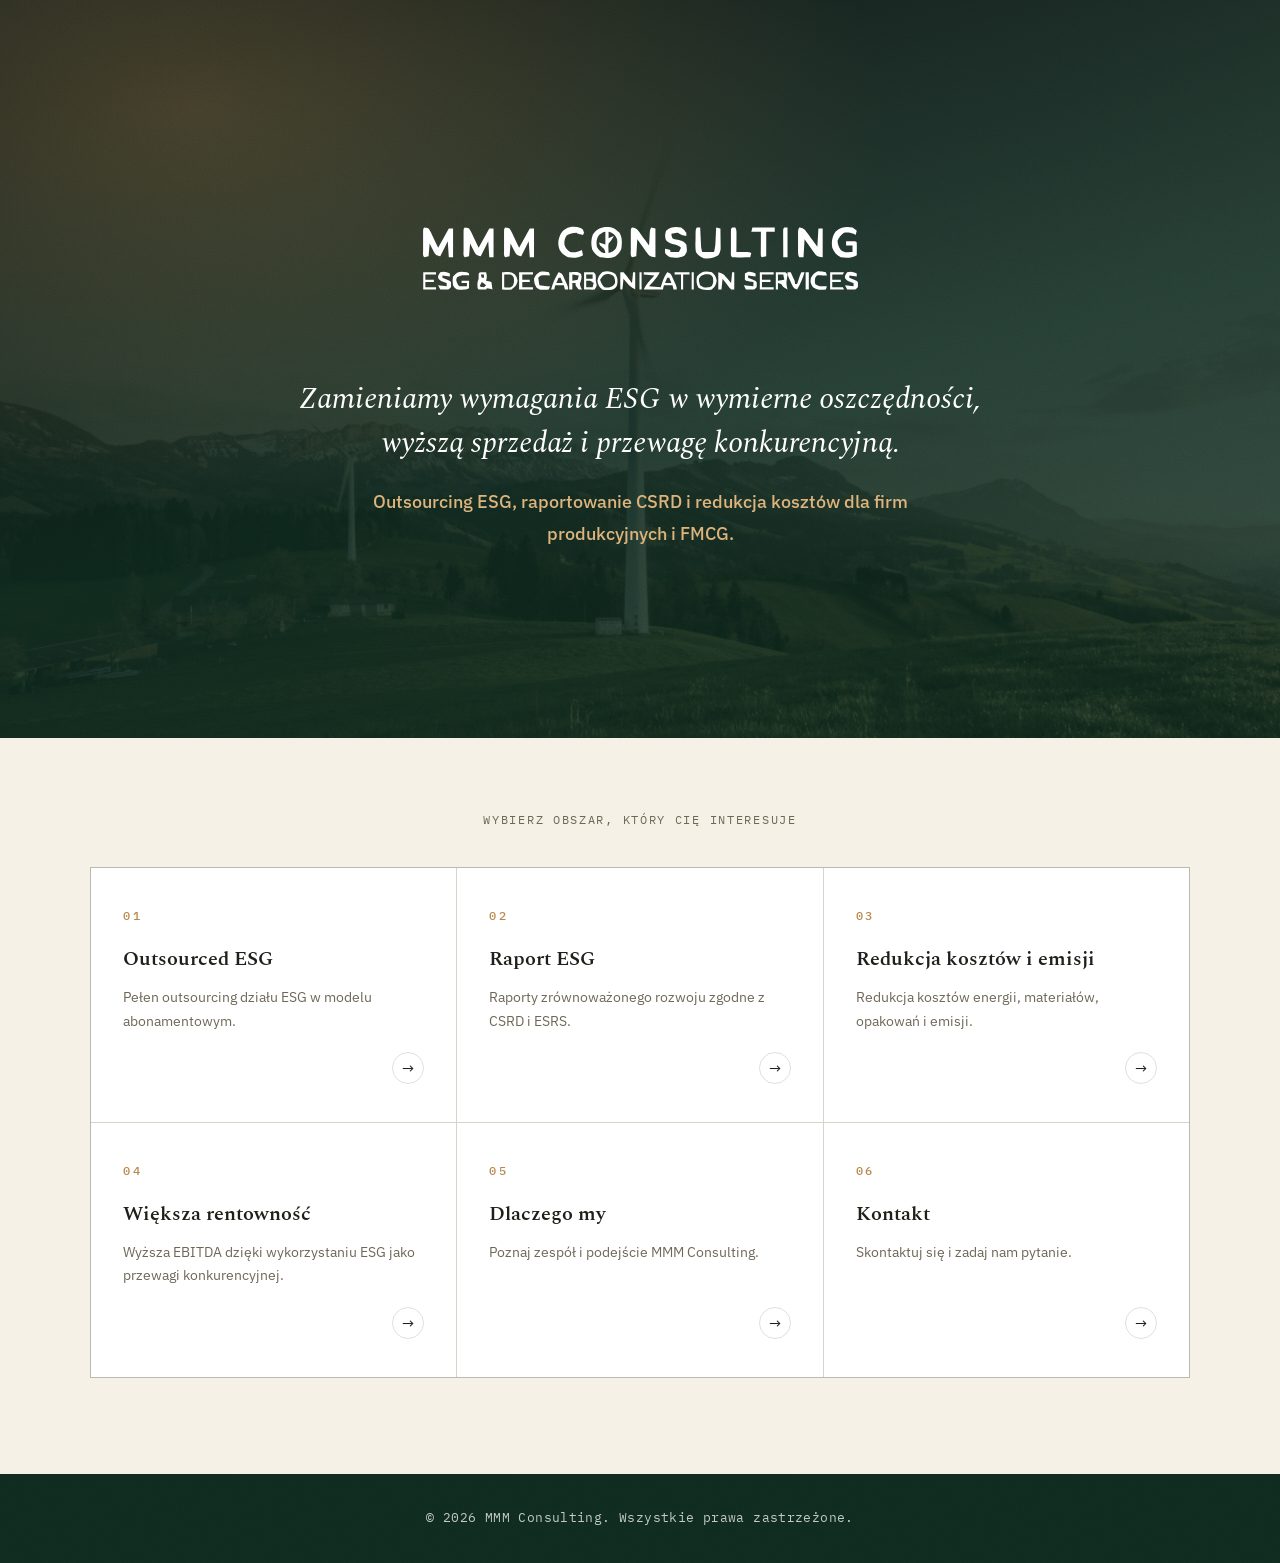
<file: index.html>
<!DOCTYPE html>
<html lang="pl">
<head>
    <meta charset="UTF-8">
    <meta name="viewport" content="width=device-width, initial-scale=1.0">
    <title>MMM Consulting</title>
    <link rel="stylesheet" href="styles.css">
    <link rel="preconnect" href="https://fonts.googleapis.com">
    <link rel="preconnect" href="https://fonts.gstatic.com" crossorigin>
    <link href="https://fonts.googleapis.com/css2?family=Spectral:ital,wght@0,300;0,400;0,500;0,600;0,700;1,400;1,500&family=IBM+Plex+Sans:wght@300;400;500;600;700&family=IBM+Plex+Mono:wght@400;500;600&display=swap" rel="stylesheet">
</head>
<body class="page-home">
    <!-- ============ Home Hero ============ -->
    <section class="home-hero">
        <div class="hero-background">
            <img src="imgs/landscape-1.jpg" alt="Wind turbines in green landscape" class="hero-bg-image">
            <div class="hero-overlay"></div>
        </div>
        <div class="home-particles"></div>
        <div class="home-hero-content">
            <img src="imgs/logommm.svg" alt="MMM Consulting" class="home-logo">
            <p class="home-tagline" data-i18n="home.tagline">Zamieniamy wymagania ESG w wymierne oszczędności, wyższą sprzedaż i przewagę konkurencyjną.</p>
            <p class="home-subtitle" data-i18n="home.subtitle">Outsourcing ESG, raportowanie CSRD i redukcja kosztów dla firm produkcyjnych i FMCG.</p>
        </div>
    </section>

    <!-- ============ Category Navigation ============ -->
    <section class="home-categories">
        <div class="container">
            <p class="home-categories-hint" data-i18n="home.hint">Wybierz obszar, który Cię interesuje</p>
            <div class="category-grid">
                <a href="outsourced-esg.html" class="category-card">
                    <span class="category-card-number">01</span>
                    <h2 class="category-card-title" data-i18n="nav.outsourced">Outsourced ESG</h2>
                    <p class="category-card-desc" data-i18n="home.card.outsourced.desc">Pełen outsourcing działu ESG w modelu abonamentowym.</p>
                    <span class="category-card-arrow">&rarr;</span>
                </a>
                <a href="raport-esg.html" class="category-card">
                    <span class="category-card-number">02</span>
                    <h2 class="category-card-title" data-i18n="nav.raport">Raport ESG</h2>
                    <p class="category-card-desc" data-i18n="home.card.raport.desc">Raporty zrównoważonego rozwoju zgodne z CSRD i ESRS.</p>
                    <span class="category-card-arrow">&rarr;</span>
                </a>
                <a href="redukcja.html" class="category-card">
                    <span class="category-card-number">03</span>
                    <h2 class="category-card-title" data-i18n="nav.redukcja">Redukcja kosztów i emisji</h2>
                    <p class="category-card-desc" data-i18n="home.card.redukcja.desc">Redukcja kosztów energii, materiałów, opakowań i emisji.</p>
                    <span class="category-card-arrow">&rarr;</span>
                </a>
                <a href="rentownosc.html" class="category-card">
                    <span class="category-card-number">04</span>
                    <h2 class="category-card-title" data-i18n="nav.rentownosc">Większa rentowność</h2>
                    <p class="category-card-desc" data-i18n="home.card.rentownosc.desc">Wyższa EBITDA dzięki wykorzystaniu ESG jako przewagi konkurencyjnej.</p>
                    <span class="category-card-arrow">&rarr;</span>
                </a>
                <a href="dlaczego-my.html" class="category-card">
                    <span class="category-card-number">05</span>
                    <h2 class="category-card-title" data-i18n="nav.dlaczegomy">Dlaczego my</h2>
                    <p class="category-card-desc" data-i18n="home.card.dlaczegomy.desc">Poznaj zespół i podejście MMM Consulting.</p>
                    <span class="category-card-arrow">&rarr;</span>
                </a>
                <a href="kontakt.html" class="category-card">
                    <span class="category-card-number">06</span>
                    <h2 class="category-card-title" data-i18n="nav.kontakt">Kontakt</h2>
                    <p class="category-card-desc" data-i18n="home.card.kontakt.desc">Skontaktuj się i zadaj nam pytanie.</p>
                    <span class="category-card-arrow">&rarr;</span>
                </a>
            </div>
        </div>
    </section>

    <!-- Footer -->
    <footer class="footer">
        <div class="container">
            <p data-i18n="footer.copyright">&copy; 2026 MMM Consulting. Wszystkie prawa zastrzeżone.</p>
        </div>
    </footer>

    <script src="script.js"></script>
</body>
</html>
</file>
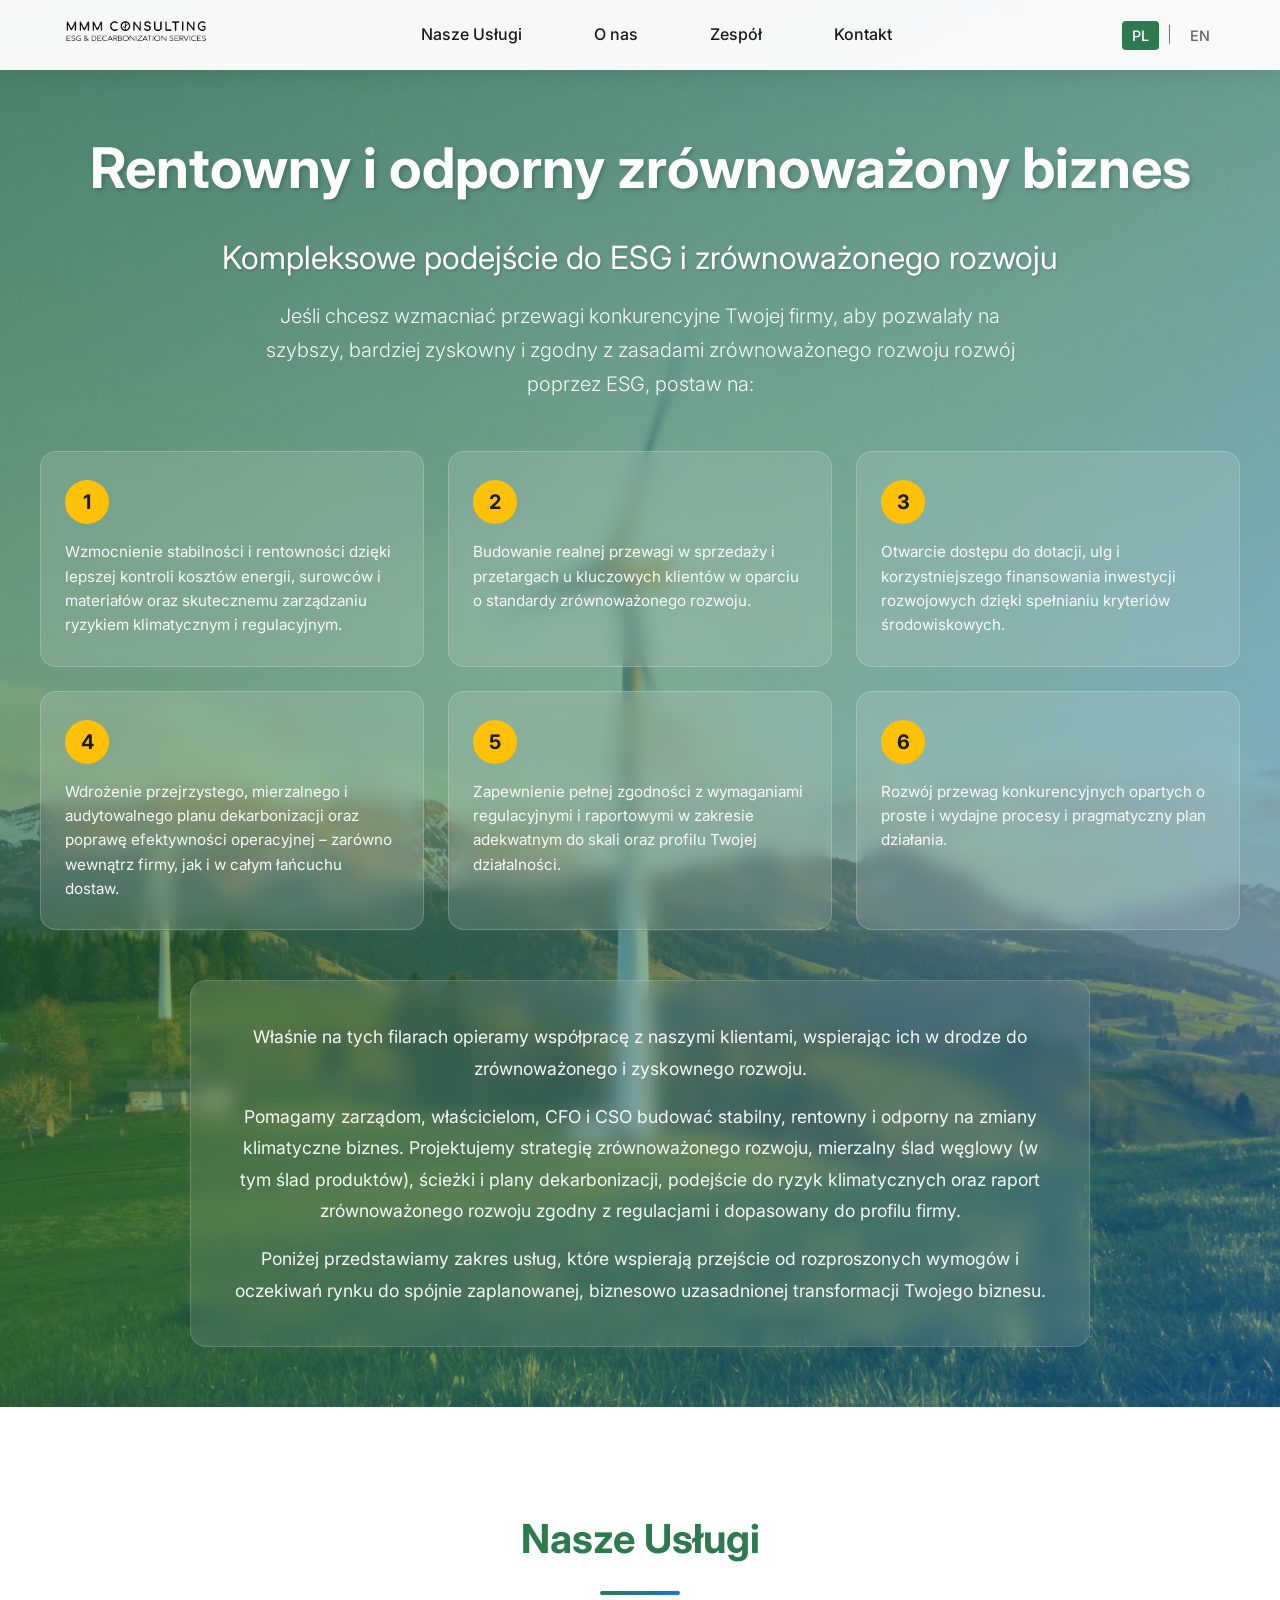
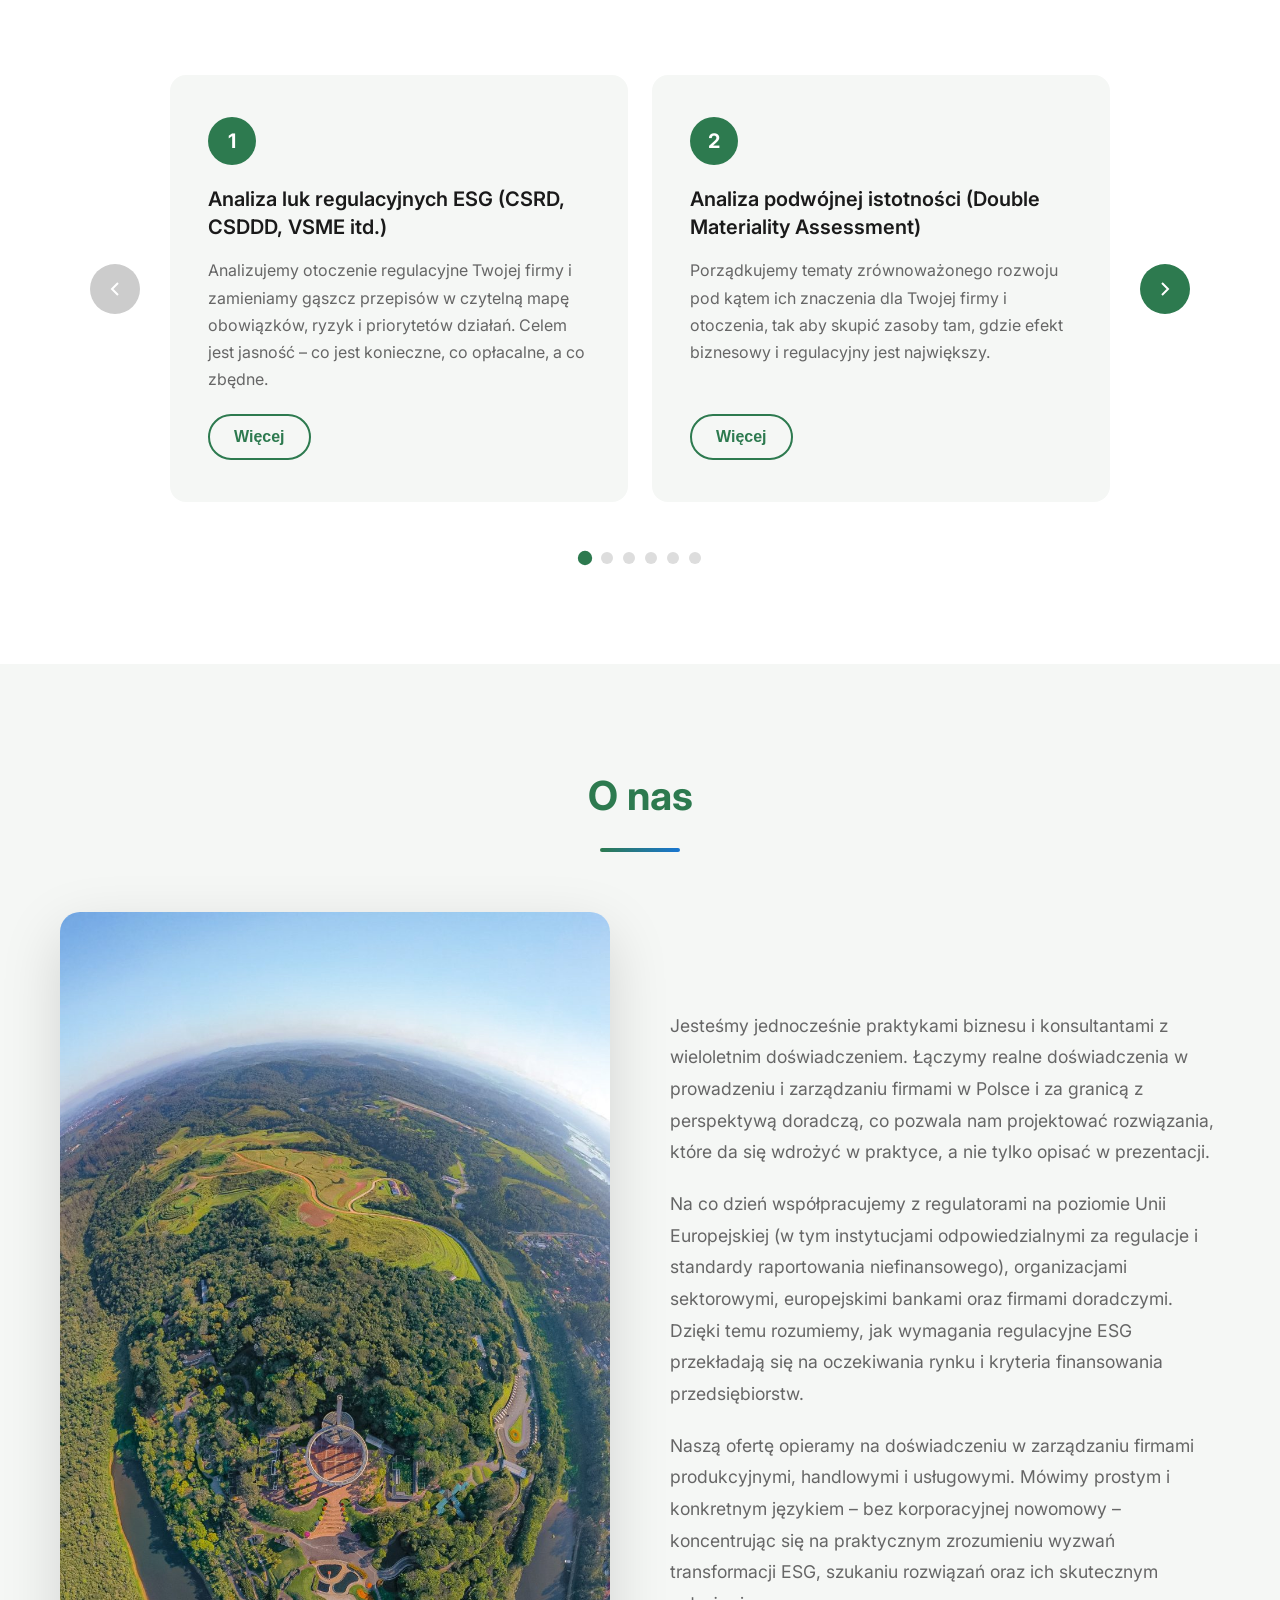
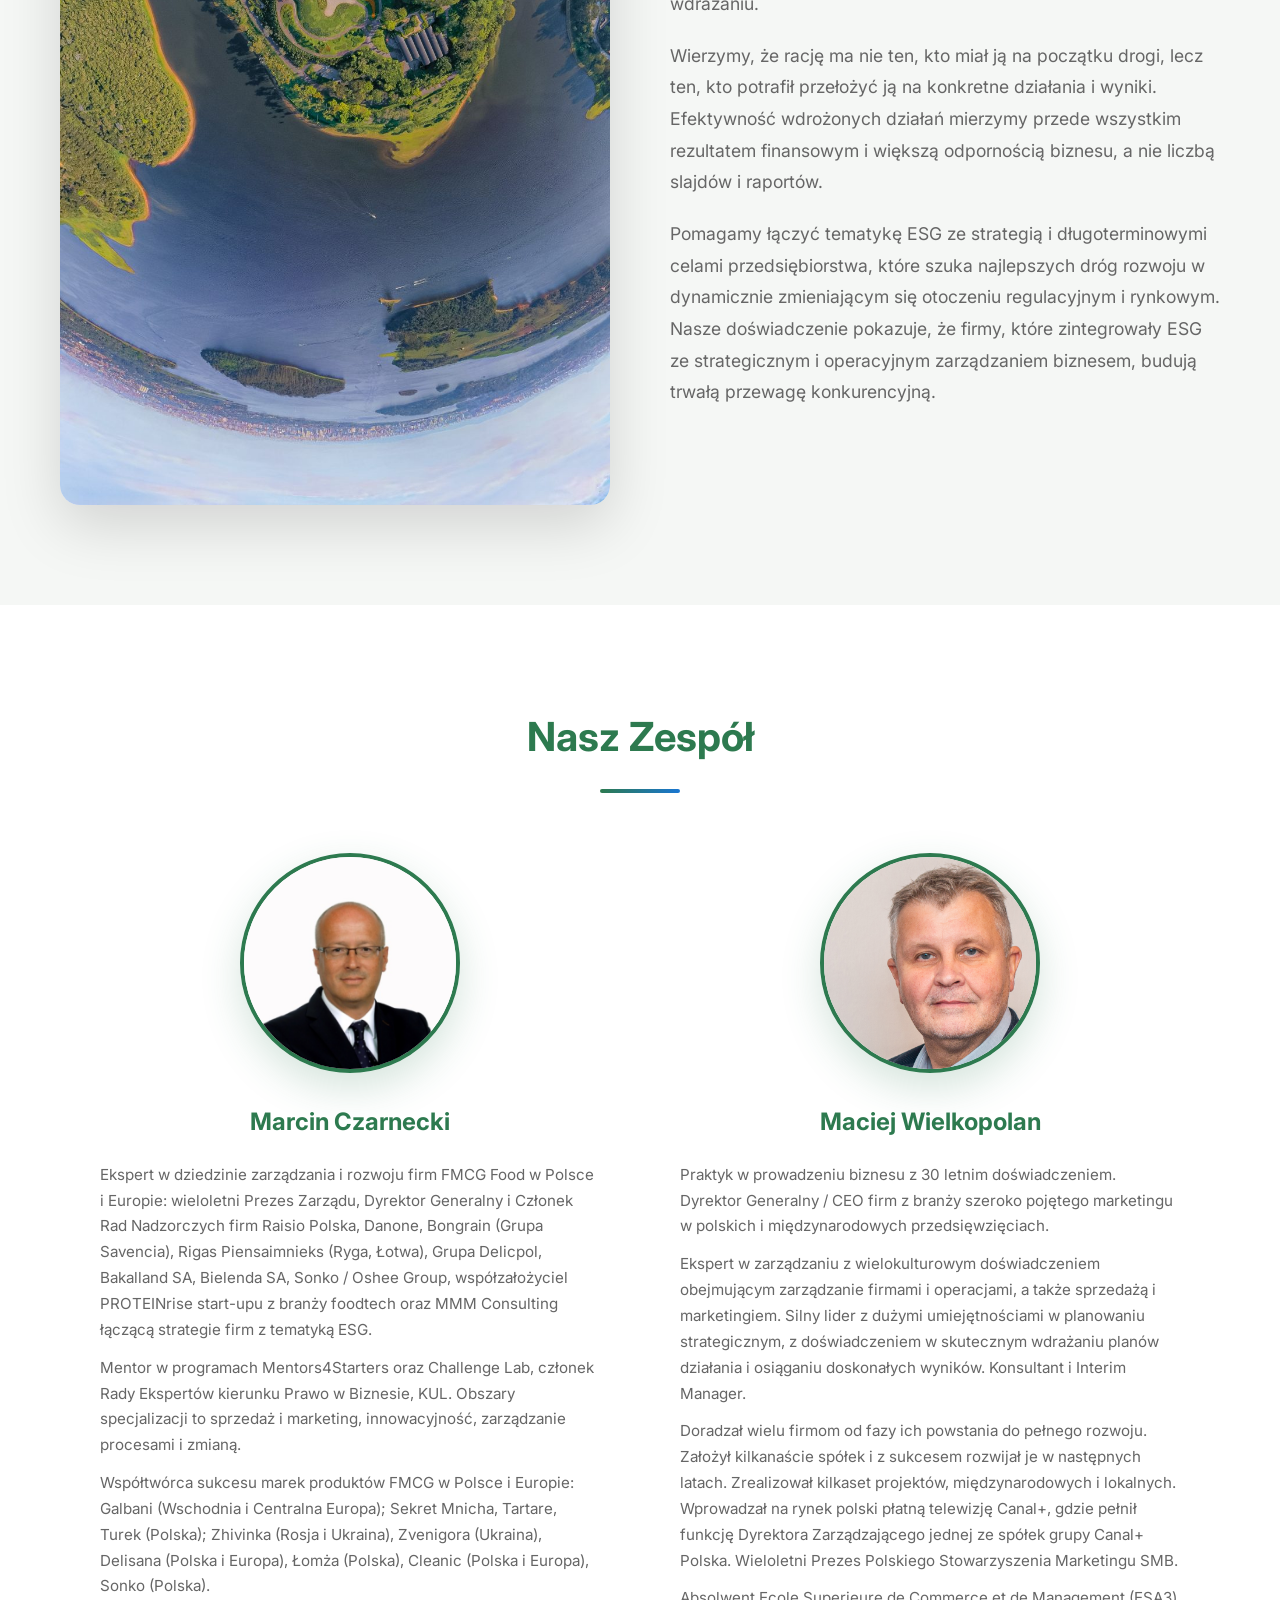
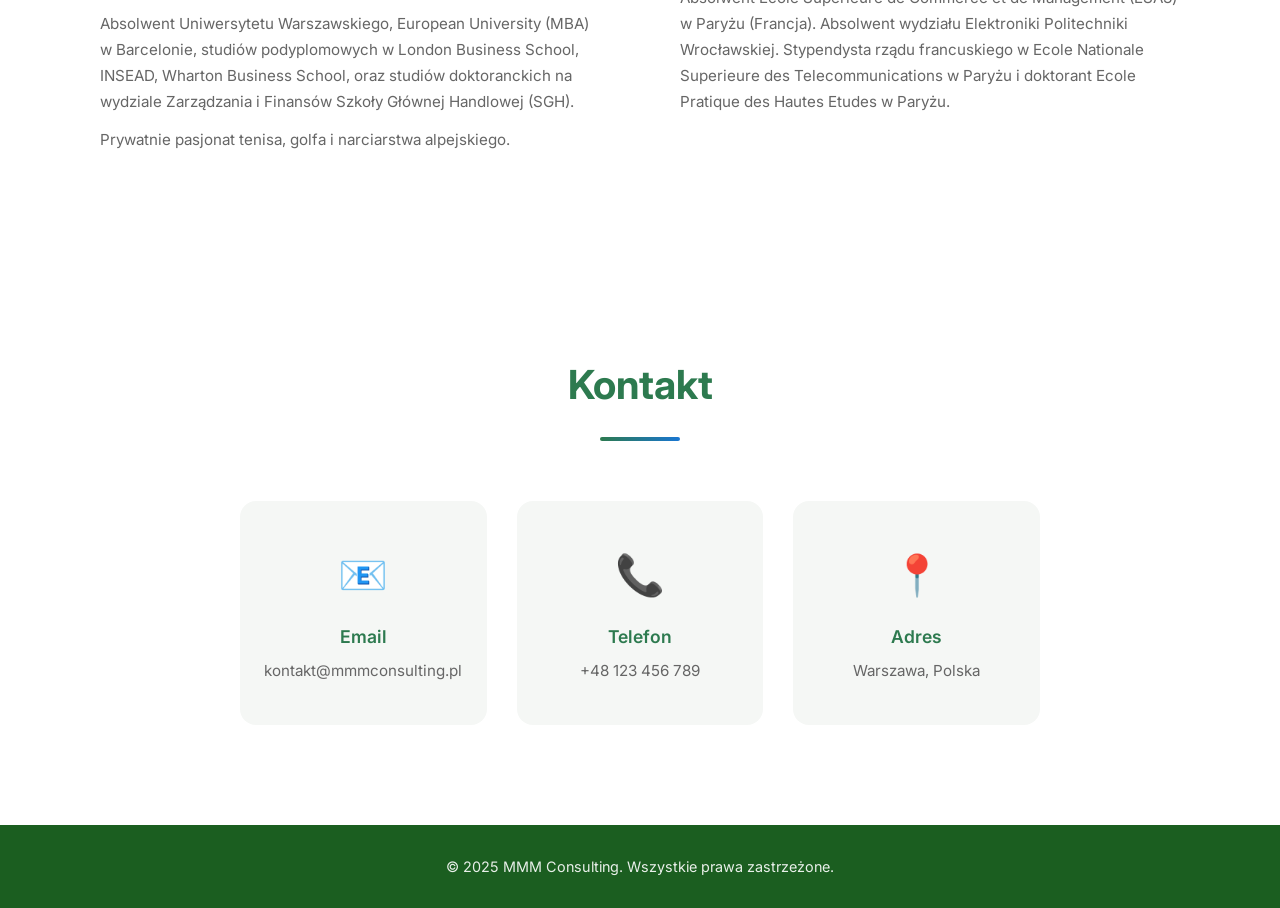
<file: public/index.html>
<!DOCTYPE html>
<html lang="pl">
<head>
    <meta charset="UTF-8">
    <meta name="viewport" content="width=device-width, initial-scale=1.0">
    <title>MMM Consulting - Zrównoważony Biznes</title>
    <link rel="stylesheet" href="styles.css">
    <link rel="preconnect" href="https://fonts.googleapis.com">
    <link rel="preconnect" href="https://fonts.gstatic.com" crossorigin>
    <link href="https://fonts.googleapis.com/css2?family=Inter:wght@300;400;500;600;700&display=swap" rel="stylesheet">
</head>
<body>
    <!-- Navigation -->
    <nav class="navbar" id="navbar">
        <div class="nav-container">
            <a href="#top" class="logo">
                <img src="imgs/logommm.png" alt="MMM Consulting Logo">
            </a>
            <button class="nav-toggle" aria-label="Toggle navigation">
                <span class="hamburger"></span>
            </button>
            <ul class="nav-menu">
                <li><a href="#services" class="nav-link" data-i18n="nav.services">Nasze Usługi</a></li>
                <li><a href="#about" class="nav-link" data-i18n="nav.about">O nas</a></li>
                <li><a href="#team" class="nav-link" data-i18n="nav.team">Zespół</a></li>
                <li><a href="#contact" class="nav-link" data-i18n="nav.contact">Kontakt</a></li>
            </ul>
            <div class="lang-toggle">
                <button class="lang-btn active" data-lang="pl">PL</button>
                <span class="lang-divider">|</span>
                <button class="lang-btn" data-lang="en">EN</button>
            </div>
        </div>
    </nav>

    <!-- Hero Section -->
    <section class="hero" id="top">
        <div class="hero-background">
            <img src="imgs/landscape-1.jpg" alt="Wind turbines in green landscape" class="hero-bg-image">
            <div class="hero-overlay"></div>
        </div>
        <div class="hero-content">
            <h1 class="hero-title" data-i18n="hero.title">Rentowny i odporny zrównoważony biznes</h1>
            <div class="hero-tagline" data-i18n="hero.tagline">Kompleksowe podejście do ESG i zrównoważonego rozwoju</div>
            <p class="hero-subtitle" data-i18n="hero.subtitle">
                Jeśli chcesz wzmacniać przewagi konkurencyjne Twojej firmy, aby pozwalały na szybszy, 
                bardziej zyskowny i zgodny z zasadami zrównoważonego rozwoju rozwój poprzez ESG, postaw na:
            </p>
            
            <div class="benefits-grid">
                <div class="benefit-card">
                    <div class="benefit-number">1</div>
                    <div class="benefit-content">
                        <p data-i18n="benefits.1">Wzmocnienie stabilności i rentowności dzięki lepszej kontroli kosztów energii, surowców i materiałów oraz skutecznemu zarządzaniu ryzykiem klimatycznym i regulacyjnym.</p>
                    </div>
                </div>
                
                <div class="benefit-card">
                    <div class="benefit-number">2</div>
                    <div class="benefit-content">
                        <p data-i18n="benefits.2">Budowanie realnej przewagi w sprzedaży i przetargach u kluczowych klientów w oparciu o standardy zrównoważonego rozwoju.</p>
                    </div>
                </div>
                
                <div class="benefit-card">
                    <div class="benefit-number">3</div>
                    <div class="benefit-content">
                        <p data-i18n="benefits.3">Otwarcie dostępu do dotacji, ulg i korzystniejszego finansowania inwestycji rozwojowych dzięki spełnianiu kryteriów środowiskowych.</p>
                    </div>
                </div>
                
                <div class="benefit-card">
                    <div class="benefit-number">4</div>
                    <div class="benefit-content">
                        <p data-i18n="benefits.4">Wdrożenie przejrzystego, mierzalnego i audytowalnego planu dekarbonizacji oraz poprawę efektywności operacyjnej – zarówno wewnątrz firmy, jak i w całym łańcuchu dostaw.</p>
                    </div>
                </div>
                
                <div class="benefit-card">
                    <div class="benefit-number">5</div>
                    <div class="benefit-content">
                        <p data-i18n="benefits.5">Zapewnienie pełnej zgodności z wymaganiami regulacyjnymi i raportowymi w zakresie adekwatnym do skali oraz profilu Twojej działalności.</p>
                    </div>
                </div>
                
                <div class="benefit-card">
                    <div class="benefit-number">6</div>
                    <div class="benefit-content">
                        <p data-i18n="benefits.6">Rozwój przewag konkurencyjnych opartych o proste i wydajne procesy i pragmatyczny plan działania.</p>
                    </div>
                </div>
            </div>
            
            <div class="hero-description">
                <p data-i18n="hero.desc1">Właśnie na tych filarach opieramy współpracę z naszymi klientami, wspierając ich w drodze do zrównoważonego i zyskownego rozwoju.</p>
                <p data-i18n="hero.desc2">Pomagamy zarządom, właścicielom, CFO i CSO budować stabilny, rentowny i odporny na zmiany klimatyczne biznes. Projektujemy strategię zrównoważonego rozwoju, mierzalny ślad węglowy (w tym ślad produktów), ścieżki i plany dekarbonizacji, podejście do ryzyk klimatycznych oraz raport zrównoważonego rozwoju zgodny z regulacjami i dopasowany do profilu firmy.</p>
                <p data-i18n="hero.desc3">Poniżej przedstawiamy zakres usług, które wspierają przejście od rozproszonych wymogów i oczekiwań rynku do spójnie zaplanowanej, biznesowo uzasadnionej transformacji Twojego biznesu.</p>
            </div>
        </div>
    </section>

    <!-- Services Section -->
    <section class="services" id="services">
        <div class="container">
            <h2 class="section-title" data-i18n="services.title">Nasze Usługi</h2>
            <div class="services-carousel-wrapper">
                <button class="carousel-arrow carousel-arrow-left" aria-label="Previous">
                    <svg width="24" height="24" viewBox="0 0 24 24" fill="none" stroke="currentColor" stroke-width="2">
                        <polyline points="15 18 9 12 15 6"></polyline>
                    </svg>
                </button>
                
                <div class="services-carousel">
                    <div class="services-track">
                        <!-- Service 1 -->
                        <div class="service-card">
                            <div class="service-number">1</div>
                            <h3 class="service-title" data-i18n="service1.title">Analiza luk regulacyjnych ESG (CSRD, CSDDD, VSME itd.)</h3>
                            <p class="service-description" data-i18n="service1.desc">Analizujemy otoczenie regulacyjne Twojej firmy i zamieniamy gąszcz przepisów w czytelną mapę obowiązków, ryzyk i priorytetów działań. Celem jest jasność – co jest konieczne, co opłacalne, a co zbędne.</p>
                            <div class="service-expanded">
                                <p><strong data-i18n="services.scope">W ramach usługi:</strong></p>
                                <ul>
                                    <li data-i18n="service1.li1">określamy, które regulacje zrównoważonego rozwoju (CSRD/ESRS, CSDDD, VSME, Taksonomia UE, regulacje dot. greenwashingu) faktycznie dotyczą Twojej firmy – teraz i w perspektywie kilku lat,</li>
                                    <li data-i18n="service1.li2">diagnozujemy obecny poziom przygotowania organizacji: dane, procesy, polityki, raportowanie, governance,</li>
                                    <li data-i18n="service1.li3">identyfikujemy kluczowe luki oraz obszary podwyższonego ryzyka,</li>
                                    <li data-i18n="service1.li4">przygotowujemy syntetyczny raport „gdzie jesteśmy vs. gdzie powinniśmy być",</li>
                                    <li data-i18n="service1.li5">układamy priorytetowy plan działań na 6–24 miesiące.</li>
                                </ul>
                            </div>
                            <button class="service-expand-btn" data-i18n="services.more">Więcej</button>
                        </div>
                        
                        <!-- Service 2 -->
                        <div class="service-card">
                            <div class="service-number">2</div>
                            <h3 class="service-title" data-i18n="service2.title">Analiza podwójnej istotności (Double Materiality Assessment)</h3>
                            <p class="service-description" data-i18n="service2.desc">Porządkujemy tematy zrównoważonego rozwoju pod kątem ich znaczenia dla Twojej firmy i otoczenia, tak aby skupić zasoby tam, gdzie efekt biznesowy i regulacyjny jest największy.</p>
                            <div class="service-expanded">
                                <p><strong data-i18n="services.scope">W ramach usługi:</strong></p>
                                <ul>
                                    <li data-i18n="service2.li1">projektujemy podejście do analizy podwójnej istotności zgodne z ESRS/VSME,</li>
                                    <li data-i18n="service2.li2">prowadzimy warsztaty z kluczowymi osobami (zarząd, finanse, operacje, HR, zakupy, sprzedaż),</li>
                                    <li data-i18n="service2.li3">zbieramy i analizujemy dane z ankiet i wywiadów wewnętrznych oraz – gdy to potrzebne – zewnętrznych,</li>
                                    <li data-i18n="service2.li4">oceniamy wpływ poszczególnych tematów zrównoważonego rozwoju na firmę oraz wpływ firmy na otoczenie,</li>
                                    <li data-i18n="service2.li5">opracowujemy matrycę podwójnej istotności oraz rekomendujemy priorytety zrównoważonego rozwoju.</li>
                                </ul>
                            </div>
                            <button class="service-expand-btn" data-i18n="services.more">Więcej</button>
                        </div>
                        
                        <!-- Service 3 -->
                        <div class="service-card">
                            <div class="service-number">3</div>
                            <h3 class="service-title" data-i18n="service3.title">Strategia zrównoważonego rozwoju zintegrowana ze strategią biznesową</h3>
                            <p class="service-description" data-i18n="service3.desc">Integrujemy strategię zrównoważonego rozwoju ze strategią biznesową tak, aby wspierało wzrost, rentowność, efektywność operacyjną i zarządzanie ryzykiem – zamiast funkcjonować obok bieżącego biznesu.</p>
                            <div class="service-expanded">
                                <p><strong data-i18n="services.scope">W ramach usługi:</strong></p>
                                <ul>
                                    <li data-i18n="service3.li1">przekładamy wyniki analiz (luki regulacyjne, istotność tematów) na główne priorytety strategiczne zrównoważonego rozwoju,</li>
                                    <li data-i18n="service3.li2">definiujemy cele, KPI oraz strukturę zarządzania (role, odpowiedzialności, fora decyzyjne),</li>
                                    <li data-i18n="service3.li3">projektujemy inicjatywy ukierunkowane na optymalizację procesów oraz wykorzystania energii, surowców i zasobów naturalnych,</li>
                                    <li data-i18n="service3.li4">integrujemy cele i działania zrównoważonego rozwoju ze strategią wzrostu, rentowności i zarządzania ryzykiem – w tym klimatycznym,</li>
                                    <li data-i18n="service3.li5">przygotowujemy dokument strategii zrównoważonego rozwoju do wykorzystania wewnętrznego i zewnętrznego.</li>
                                </ul>
                            </div>
                            <button class="service-expand-btn" data-i18n="services.more">Więcej</button>
                        </div>
                        
                        <!-- Service 4 -->
                        <div class="service-card">
                            <div class="service-number">4</div>
                            <h3 class="service-title" data-i18n="service4.title">Ślad węglowy i ślad produktu (LCA / Product Carbon Footprint)</h3>
                            <p class="service-description" data-i18n="service4.desc">Dostarczamy wiarygodny, policzalny obraz emisji – zarówno na poziomie organizacji, jak i kluczowych produktów. To fundament dekarbonizacji, raportowania i rozmów z klientami oraz bankami.</p>
                            <div class="service-expanded">
                                <p><strong data-i18n="services.scope">W ramach usługi:</strong></p>
                                <ul>
                                    <li data-i18n="service4.li1">projektujemy podejście do liczenia śladu węglowego (zakres 1/2/3),</li>
                                    <li data-i18n="service4.li2">zbieramy i weryfikujemy dane niezbędne do obliczeń,</li>
                                    <li data-i18n="service4.li3">obliczamy ślad węglowy organizacji oraz – tam, gdzie to zasadne – ślad węglowy produktów (LCA/PCF),</li>
                                    <li data-i18n="service4.li4">identyfikujemy główne źródła emisji i obszary o największym potencjale redukcji,</li>
                                    <li data-i18n="service4.li5">przygotowujemy wyniki w formie zrozumiałej dla zarządu, klientów, banków i audytorów.</li>
                                </ul>
                            </div>
                            <button class="service-expand-btn" data-i18n="services.more">Więcej</button>
                        </div>
                        
                        <!-- Service 5 -->
                        <div class="service-card">
                            <div class="service-number">5</div>
                            <h3 class="service-title" data-i18n="service5.title">Ścieżki i plan dekarbonizacji</h3>
                            <p class="service-description" data-i18n="service5.desc">Zamieniamy dane o emisjach na uzgodnioną, policzalną i biznesowo uzasadnioną ścieżkę redukcji, która łączy perspektywy zarządu, finansów i operacji.</p>
                            <div class="service-expanded">
                                <p><strong data-i18n="services.scope">W ramach usługi:</strong></p>
                                <ul>
                                    <li data-i18n="service5.li1">opracowujemy scenariusze dekarbonizacji w uzgodnionych horyzontach (np. 2030/2040/2050),</li>
                                    <li data-i18n="service5.li2">analizujemy wpływ scenariuszy na emisje, CAPEX/OPEX oraz kluczowe obszary działalności,</li>
                                    <li data-i18n="service5.li3">moderujemy proces wyboru scenenariusza docelowego z udziałem kluczowych decydentów,</li>
                                    <li data-i18n="service5.li4">przygotowujemy szczegółowy plan dekarbonizacji: projekty, harmonogram, odpowiedzialności, KPI,</li>
                                    <li data-i18n="service5.li5">proponujemy sposób monitorowania postępów i raportowania.</li>
                                </ul>
                            </div>
                            <button class="service-expand-btn" data-i18n="services.more">Więcej</button>
                        </div>
                        
                        <!-- Service 6 -->
                        <div class="service-card">
                            <div class="service-number">6</div>
                            <h3 class="service-title" data-i18n="service6.title">Program dekarbonizacji dostawców (zakres 3 / Scope 3)</h3>
                            <p class="service-description" data-i18n="service6.desc">Porządkujemy i rozwijamy podejście do emisji w łańcuchu dostaw – tam, gdzie coraz częściej koncentrują się wymagania klientów, grup kapitałowych i regulatorów.</p>
                            <div class="service-expanded">
                                <p><strong data-i18n="services.scope">W ramach usługi:</strong></p>
                                <ul>
                                    <li data-i18n="service6.li1">segmentujemy dostawców według wpływu na emisje, skali współpracy i znaczenia biznesowego,</li>
                                    <li data-i18n="service6.li2">przygotowujemy narzędzia współpracy z dostawcami (ankiety, kryteria, kodeks dostawcy, zapisy umowne),</li>
                                    <li data-i18n="service6.li3">analizujemy dane od dostawców i identyfikujemy obszary o największym potencjale redukcji,</li>
                                    <li data-i18n="service6.li4">współtworzymy z kluczowymi dostawcami plany redukcji emisji,</li>
                                    <li data-i18n="service6.li5">projektujemy proces monitorowania postępów i cyklicznych przeglądów.</li>
                                </ul>
                            </div>
                            <button class="service-expand-btn" data-i18n="services.more">Więcej</button>
                        </div>
                        
                        <!-- Service 7 -->
                        <div class="service-card">
                            <div class="service-number">7</div>
                            <h3 class="service-title" data-i18n="service7.title">Taksonomia UE – kwalifikacja działalności i wskaźniki</h3>
                            <p class="service-description" data-i18n="service7.desc">Dostarczamy jasny obraz, jaka część Twojej działalności jest „zielona" w rozumieniu Taksonomii UE – co ma rosnące znaczenie w rozmowach z bankami, inwestorami i grupą kapitałową.</p>
                            <div class="service-expanded">
                                <p><strong data-i18n="services.scope">W ramach usługi:</strong></p>
                                <ul>
                                    <li data-i18n="service7.li1">mapujemy działalności firmy na kategorie Taksonomii UE,</li>
                                    <li data-i18n="service7.li2">analizujemy spełnienie kryteriów „eligible" i „aligned" dla poszczególnych obszarów,</li>
                                    <li data-i18n="service7.li3">wyliczamy wskaźniki udziału przychodów, CAPEX i OPEX związanych z działalnościami objętymi Taksonomią,</li>
                                    <li data-i18n="service7.li4">przygotowujemy materiały prezentujące wyniki dla zarządu, banków, inwestorów i grupy kapitałowej,</li>
                                    <li data-i18n="service7.li5">wskazujemy kierunki zwiększania udziału działalności zgodnej z Taksonomią w kolejnych latach.</li>
                                </ul>
                            </div>
                            <button class="service-expand-btn" data-i18n="services.more">Więcej</button>
                        </div>
                        
                        <!-- Service 8 -->
                        <div class="service-card">
                            <div class="service-number">8</div>
                            <h3 class="service-title" data-i18n="service8.title">Dotacje i finansowanie zielonych inwestycji</h3>
                            <p class="service-description" data-i18n="service8.desc">Łączymy projekty środowiskowe i klimatyczne Twojej firmy z konkretnymi możliwościami finansowania – dotacjami oraz zielonymi i sustainability-linked produktami bankowymi.</p>
                            <div class="service-expanded">
                                <p><strong data-i18n="services.scope">W ramach usługi:</strong></p>
                                <ul>
                                    <li data-i18n="service8.li1">analizujemy portfel planowanych inwestycji (OZE, efektywność energetyczna, modernizacje, nowe technologie),</li>
                                    <li data-i18n="service8.li2">dobieramy adekwatne programy krajowe, unijne oraz rozwiązania bankowe,</li>
                                    <li data-i18n="service8.li3">przygotowujemy merytoryczną część zrównoważonego rozwoju/klimat oraz wskaźniki (w tym związane z Taksonomią UE),</li>
                                    <li data-i18n="service8.li4">wspieramy przy tworzeniu dokumentacji aplikacyjnej i odpowiedziach na pytania instytucji finansujących,</li>
                                    <li data-i18n="service8.li5">pomagamy powiązać projekty inwestycyjne z przyjętą strategią zrównoważonego rozwoju i planem dekarbonizacji.</li>
                                </ul>
                            </div>
                            <button class="service-expand-btn" data-i18n="services.more">Więcej</button>
                        </div>
                        
                        <!-- Service 9 -->
                        <div class="service-card">
                            <div class="service-number">9</div>
                            <h3 class="service-title" data-i18n="service9.title">Raport zrównoważonego rozwoju dostosowany do regulacji i potrzeb biznesu</h3>
                            <p class="service-description" data-i18n="service9.desc">Projektujemy raport tak, aby jednocześnie spełniał wymogi regulacyjne i realnie wspierał zarządzanie oraz komunikację z rynkiem – wewnątrz i na zewnątrz organizacji.</p>
                            <div class="service-expanded">
                                <p><strong data-i18n="services.scope">W ramach usługi:</strong></p>
                                <ul>
                                    <li data-i18n="service9.li1">dobieramy odpowiedni format raportu (CSRD/ESRS lub ESG/VSME, w zależności od profilu firmy),</li>
                                    <li data-i18n="service9.li2">projektujemy strukturę raportu oraz zestaw wskaźników,</li>
                                    <li data-i18n="service9.li3">organizujemy proces zbierania i weryfikacji danych z różnych części organizacji,</li>
                                    <li data-i18n="service9.li4">przygotowujemy propozycje treści (część opisowa i analityczna) we współpracy z Twoim zespołem,</li>
                                    <li data-i18n="service9.li5">doradzamy, jak raport wykorzystywać w relacjach z zarządem, bankami, inwestorami, klientami i pracownikami.</li>
                                </ul>
                            </div>
                            <button class="service-expand-btn" data-i18n="services.more">Więcej</button>
                        </div>
                        
                        <!-- Service 10 -->
                        <div class="service-card">
                            <div class="service-number">10</div>
                            <h3 class="service-title" data-i18n="service10.title">Odpowiedzialne offsetowanie emisji</h3>
                            <p class="service-description" data-i18n="service10.desc">Porządkujemy podejście do kompensacji emisji tak, aby uzupełniało działania redukcyjne i wzmacniało wiarygodność klimatyczną firmy, a nie generowało ryzyka greenwashingu.</p>
                            <div class="service-expanded">
                                <p><strong data-i18n="services.scope">W ramach usługi:</strong></p>
                                <ul>
                                    <li data-i18n="service10.li1">określamy rolę offsetu w strategii klimatycznej Twojej firmy (zakres, kolejność względem działań redukcyjnych, horyzont czasowy),</li>
                                    <li data-i18n="service10.li2">definiujemy kryteria wyboru projektów offsetowych (standardy, dodatkowość, trwałość, ryzyko),</li>
                                    <li data-i18n="service10.li3">rekomendujemy portfel projektów offsetowych oraz sposób ich dokumentowania,</li>
                                    <li data-i18n="service10.li4">przygotowujemy zasady raportowania i komunikacji dotyczącej kompensacji emisji,</li>
                                    <li data-i18n="service10.li5">łączymy podejście do offsetu z szerszą strategią zrównoważonego rozwoju i dekarbonizacji.</li>
                                </ul>
                            </div>
                            <button class="service-expand-btn" data-i18n="services.more">Więcej</button>
                        </div>
                        
                        <!-- Service 11 -->
                        <div class="service-card">
                            <div class="service-number">11</div>
                            <h3 class="service-title" data-i18n="service11.title">Partner w zrównoważonym rozwoju – stałe wsparcie w ESG (abonament)</h3>
                            <p class="service-description" data-i18n="service11.desc">Zapewniamy stałe, elastyczne wsparcie w obszarze ESG dla firm, które chcą mieć temat pod kontrolą bez budowania rozbudowanych struktur wewnętrznych.</p>
                            <div class="service-expanded">
                                <p><strong data-i18n="services.scope">W ramach usługi:</strong></p>
                                <ul>
                                    <li data-i18n="service11.li1">przygotowujemy cykliczne (np. kwartalne) podsumowania kluczowych zmian regulacyjnych i rynkowych w ESG wraz z rekomendacjami działań,</li>
                                    <li data-i18n="service11.li2">utrzymujemy z Tobą pod kontrolą podstawowy zestaw wskaźników zrównoważonego rozwoju,</li>
                                    <li data-i18n="service11.li3">udostępniamy pulę godzin konsultacyjnych na bieżące potrzeby (ankiety klientów, pytania banków, materiały dla zarządu i komitetów),</li>
                                    <li data-i18n="service11.li4">uczestniczymy w wybranych spotkaniach wewnętrznych jako zewnętrzny partner ESG,</li>
                                    <li data-i18n="service11.li5">dostosowujemy zakres współpracy do wielkości, branży i dojrzałości Twojej organizacji w obszarze zrównoważonego rozwoju.</li>
                                </ul>
                            </div>
                            <button class="service-expand-btn" data-i18n="services.more">Więcej</button>
                        </div>
                        
                        <!-- Service 12 -->
                        <div class="service-card">
                            <div class="service-number">12</div>
                            <h3 class="service-title" data-i18n="service12.title">Pomoc w rozwoju Twojej firmy</h3>
                            <p class="service-description" data-i18n="service12.desc">Przygotowujemy plan rozwoju lub audytujemy istniejący. Określamy które działania są dla firmy najważniejsze i w jaki sposób są wewnętrznie powiązane i zależne.</p>
                            <div class="service-expanded">
                                <p><strong data-i18n="services.scope">W ramach usługi:</strong></p>
                                <ul>
                                    <li data-i18n="service12.li1">sprawdzamy i ulepszamy działania prowadzące do osiągnięcia celów i proponujemy ograniczanie / eliminację działań bezwartościowych,</li>
                                    <li data-i18n="service12.li2">usprawniamy obszary Sprzedaży, Marketingu, B+R, Łańcucha Dostaw, Produkcji, Kapitału Ludzkiego, Finansów i Controllingu,</li>
                                    <li data-i18n="service12.li3">pomagamy rozwinąć / wdrożyć zarządzanie ryzykiem i audyt wewnętrzny,</li>
                                    <li data-i18n="service12.li4">dbamy o rozwój komunikacji i kultury organizacyjnej,</li>
                                    <li data-i18n="service12.li5">tworzymy plan działań prowadzących do efektywnej sprzedaży firmy lub wypracowujemy etapowy plan sukcesji.</li>
                                </ul>
                            </div>
                            <button class="service-expand-btn" data-i18n="services.more">Więcej</button>
                        </div>
                    </div>
                </div>
                
                <button class="carousel-arrow carousel-arrow-right" aria-label="Next">
                    <svg width="24" height="24" viewBox="0 0 24 24" fill="none" stroke="currentColor" stroke-width="2">
                        <polyline points="9 18 15 12 9 6"></polyline>
                    </svg>
                </button>
            </div>
            
            <div class="carousel-dots"></div>
        </div>
    </section>

    <!-- About Section -->
    <section class="about" id="about">
        <div class="container">
            <h2 class="section-title" data-i18n="about.title">O nas</h2>
            <div class="about-content">
                <div class="about-image">
                    <img src="imgs/nature-360-portrait-1.jpg" alt="Aerial view of sustainability landscape" class="placeholder-image">
                </div>
                <div class="about-text">
                    <p data-i18n="about.p1">Jesteśmy jednocześnie praktykami biznesu i konsultantami z wieloletnim doświadczeniem.
                    Łączymy realne doświadczenia w prowadzeniu i zarządzaniu firmami w Polsce i za granicą z
                    perspektywą doradczą, co pozwala nam projektować rozwiązania, które da się wdrożyć w
                    praktyce, a nie tylko opisać w prezentacji.</p>
                    <p data-i18n="about.p2">Na co dzień współpracujemy z regulatorami na poziomie Unii Europejskiej (w tym instytucjami
                    odpowiedzialnymi za regulacje i standardy raportowania niefinansowego), organizacjami
                    sektorowymi, europejskimi bankami oraz firmami doradczymi. Dzięki temu rozumiemy, jak
                    wymagania regulacyjne ESG przekładają się na oczekiwania rynku i kryteria finansowania
                    przedsiębiorstw.</p>
                    <p data-i18n="about.p3">Naszą ofertę opieramy na doświadczeniu w zarządzaniu firmami produkcyjnymi, handlowymi i
                    usługowymi. Mówimy prostym i konkretnym językiem – bez korporacyjnej nowomowy –
                    koncentrując się na praktycznym zrozumieniu wyzwań transformacji ESG, szukaniu rozwiązań
                    oraz ich skutecznym wdrażaniu.</p>
                    <p data-i18n="about.p4">Wierzymy, że rację ma nie ten, kto miał ją na początku drogi, lecz ten, kto potrafił przełożyć ją na
                    konkretne działania i wyniki. Efektywność wdrożonych działań mierzymy przede wszystkim
                    rezultatem finansowym i większą odpornością biznesu, a nie liczbą slajdów i raportów.</p>
                    <p data-i18n="about.p5">Pomagamy łączyć tematykę ESG ze strategią i długoterminowymi celami przedsiębiorstwa, które
                    szuka najlepszych dróg rozwoju w dynamicznie zmieniającym się otoczeniu regulacyjnym i
                    rynkowym. Nasze doświadczenie pokazuje, że firmy, które zintegrowały ESG ze strategicznym i
                    operacyjnym zarządzaniem biznesem, budują trwałą przewagę konkurencyjną.</p>
                </div>
            </div>
        </div>
    </section>

    <!-- Team Section -->
    <section class="team" id="team">
        <div class="container">
            <h2 class="section-title" data-i18n="team.title">Nasz Zespół</h2>
            <div class="team-grid">
                <!-- Team Member 1 -->
                <div class="team-member">
                    <div class="team-photo">
                        <img src="imgs/pfp_czarnecki.png" alt="Marcin Czarnecki">
                    </div>
                    <div class="team-info">
                        <h3 class="team-name">Marcin Czarnecki</h3>
                        <p class="team-bio" data-i18n="team.czarnecki.bio">Ekspert w dziedzinie zarządzania i rozwoju firm FMCG Food w Polsce i Europie: wieloletni Prezes Zarządu, Dyrektor Generalny i Członek Rad Nadzorczych firm Raisio Polska, Danone, Bongrain (Grupa Savencia), Rigas Piensaimnieks (Ryga, Łotwa), Grupa Delicpol, Bakalland SA, Bielenda SA, Sonko / Oshee Group, współzałożyciel PROTEINrise start-upu z branży foodtech oraz MMM Consulting łączącą strategie firm z tematyką ESG.</p>
                        <p class="team-bio" data-i18n="team.czarnecki.bio2">Mentor w programach Mentors4Starters oraz Challenge Lab, członek Rady Ekspertów kierunku Prawo w Biznesie, KUL. Obszary specjalizacji to sprzedaż i marketing, innowacyjność, zarządzanie procesami i zmianą.</p>
                        <p class="team-bio" data-i18n="team.czarnecki.bio3">Współtwórca sukcesu marek produktów FMCG w Polsce i Europie: Galbani (Wschodnia i Centralna Europa); Sekret Mnicha, Tartare, Turek (Polska); Zhivinka (Rosja i Ukraina), Zvenigora (Ukraina), Delisana (Polska i Europa), Łomża (Polska), Cleanic (Polska i Europa), Sonko (Polska).</p>
                        <p class="team-bio" data-i18n="team.czarnecki.bio4">Absolwent Uniwersytetu Warszawskiego, European University (MBA) w Barcelonie, studiów podyplomowych w London Business School, INSEAD, Wharton Business School, oraz studiów doktoranckich na wydziale Zarządzania i Finansów Szkoły Głównej Handlowej (SGH).</p>
                        <p class="team-bio" data-i18n="team.czarnecki.bio5">Prywatnie pasjonat tenisa, golfa i narciarstwa alpejskiego.</p>

                    </div>
                </div>
                
                <!-- Team Member 2 -->
                <div class="team-member">
                    <div class="team-photo">
                        <img src="imgs/pfp_wielkopolan.jpg" alt="Maciej Wielkopolan">
                    </div>
                    <div class="team-info">
                        <h3 class="team-name">Maciej Wielkopolan</h3>
                        <p class="team-bio" data-i18n="team.wielkopolan.bio">Praktyk w prowadzeniu biznesu z 30 letnim doświadczeniem. Dyrektor Generalny / CEO firm z branży szeroko pojętego marketingu w polskich i międzynarodowych przedsięwzięciach.</p>
                        <p class="team-bio" data-i18n="team.wielkopolan.bio2">Ekspert w zarządzaniu z wielokulturowym doświadczeniem obejmującym zarządzanie firmami i operacjami, a także sprzedażą i marketingiem. Silny lider z dużymi umiejętnościami w planowaniu strategicznym, z doświadczeniem w skutecznym wdrażaniu planów działania i osiąganiu doskonałych wyników. Konsultant i Interim Manager.</p>
                        <p class="team-bio" data-i18n="team.wielkopolan.bio3">Doradzał wielu firmom od fazy ich powstania do pełnego rozwoju. Założył kilkanaście spółek i z sukcesem rozwijał je w następnych latach. Zrealizował kilkaset projektów, międzynarodowych i lokalnych. Wprowadzał na rynek polski płatną telewizję Canal+, gdzie pełnił funkcję Dyrektora Zarządzającego jednej ze spółek grupy Canal+ Polska. Wieloletni Prezes Polskiego Stowarzyszenia Marketingu SMB.</p>
                        <p class="team-bio" data-i18n="team.wielkopolan.bio4">Absolwent Ecole Superieure de Commerce et de Management (ESA3) w Paryżu (Francja). Absolwent wydziału Elektroniki Politechniki Wrocławskiej. Stypendysta rządu francuskiego w Ecole Nationale Superieure des Telecommunications w Paryżu i doktorant Ecole Pratique des Hautes Etudes w Paryżu.</p>
                    </div>
                </div>
            </div>
        </div>
    </section>

    <!-- Contact Section -->
    <section class="contact" id="contact">
        <div class="container">
            <h2 class="section-title" data-i18n="contact.title">Kontakt</h2>
            <div class="contact-content">
                <div class="contact-info">
                    <div class="contact-item">
                        <div class="contact-icon">📧</div>
                        <div class="contact-details">
                            <h3 data-i18n="contact.email">Email</h3>
                            <p>kontakt@mmmconsulting.pl</p>
                        </div>
                    </div>
                    <div class="contact-item">
                        <div class="contact-icon">📞</div>
                        <div class="contact-details">
                            <h3 data-i18n="contact.phone">Telefon</h3>
                            <p>+48 123 456 789</p>
                        </div>
                    </div>
                    <div class="contact-item">
                        <div class="contact-icon">📍</div>
                        <div class="contact-details">
                            <h3 data-i18n="contact.address">Adres</h3>
                            <p data-i18n="contact.addressValue">Warszawa, Polska</p>
                        </div>
                    </div>
                </div>
            </div>
        </div>
    </section>

    <!-- Footer -->
    <footer class="footer">
        <div class="container">
            <p data-i18n="footer.copyright">&copy; 2025 MMM Consulting. Wszystkie prawa zastrzeżone.</p>
        </div>
    </footer>

    <script src="script.js"></script>
</body>
</html>
</file>
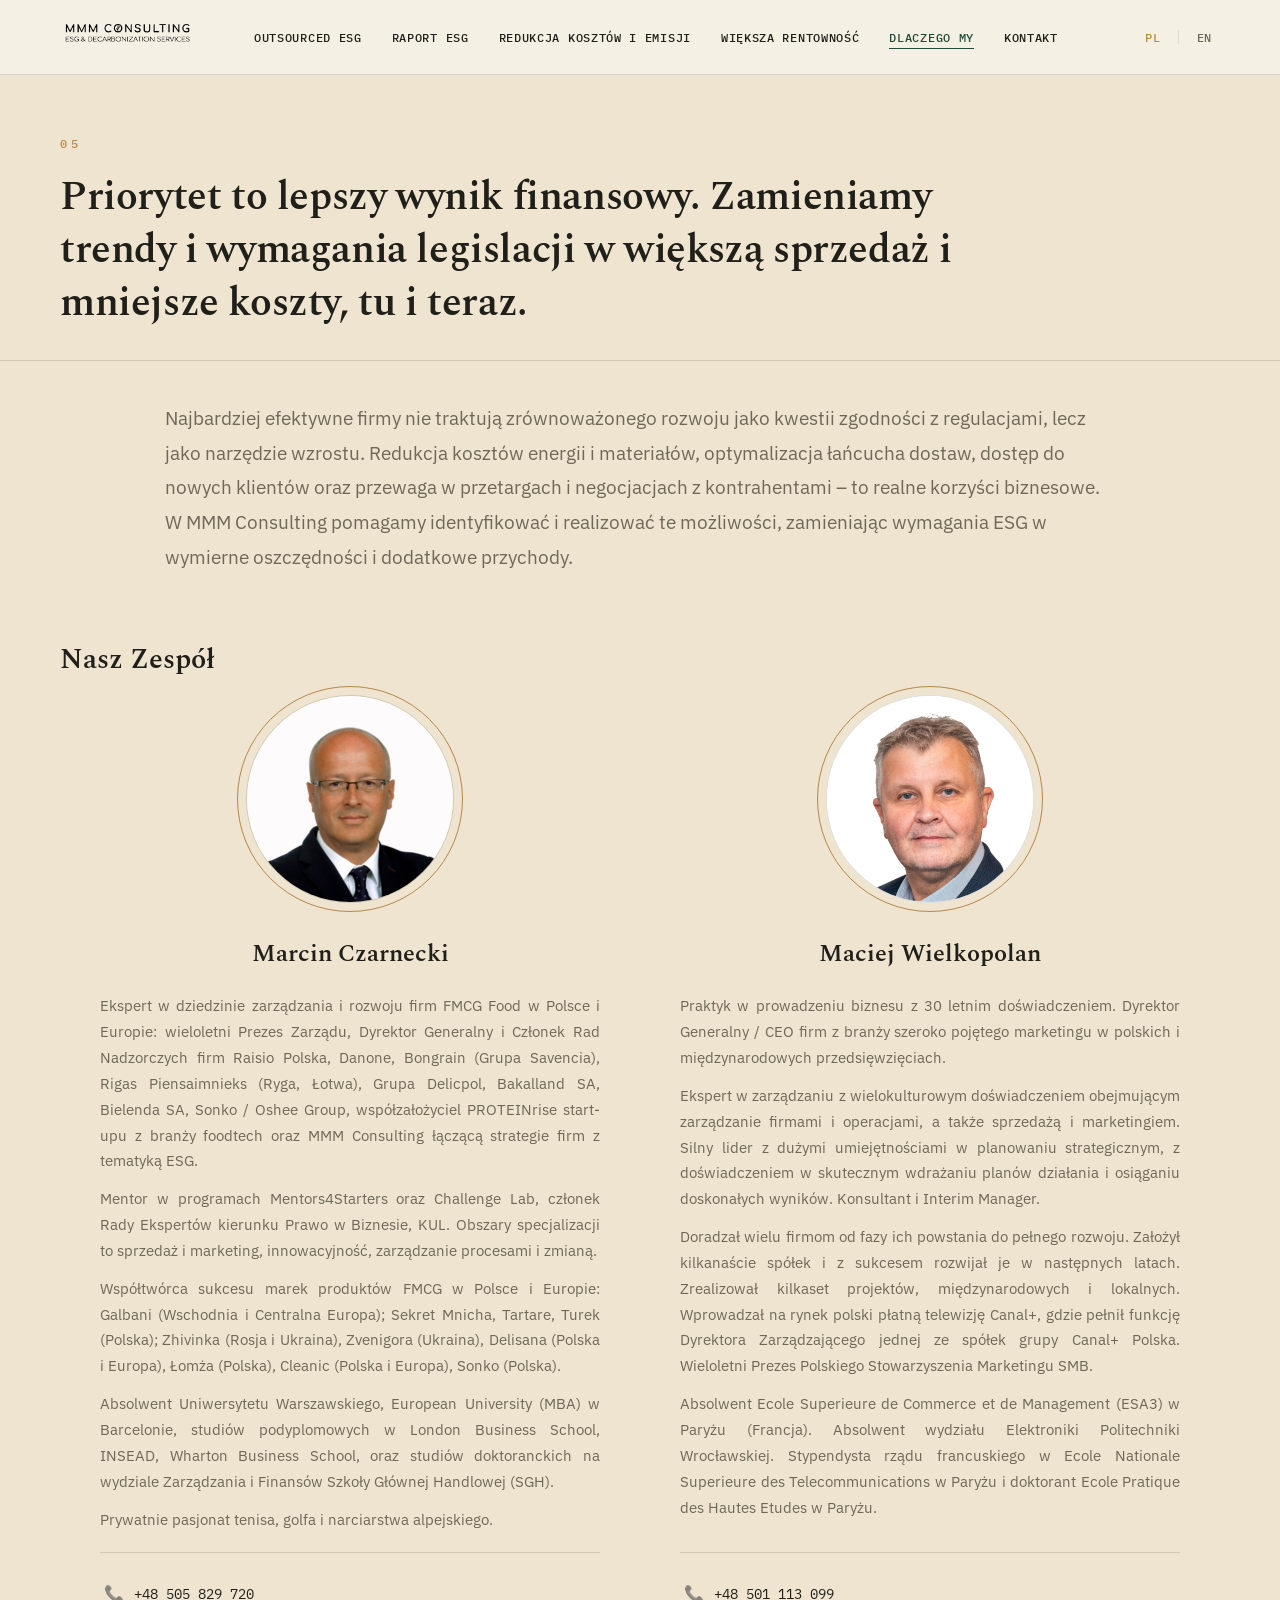
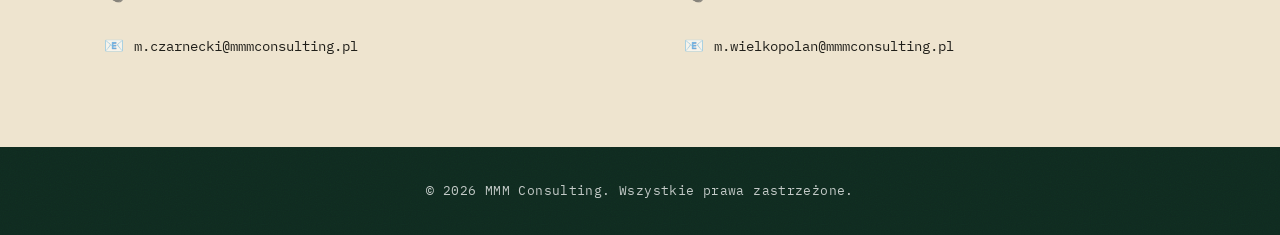
<file: dlaczego-my.html>
<!DOCTYPE html>
<html lang="pl">
<head>
    <meta charset="UTF-8">
    <meta name="viewport" content="width=device-width, initial-scale=1.0">
    <title>Dlaczego my – MMM Consulting</title>
    <link rel="stylesheet" href="styles.css">
    <link rel="preconnect" href="https://fonts.googleapis.com">
    <link rel="preconnect" href="https://fonts.gstatic.com" crossorigin>
    <link href="https://fonts.googleapis.com/css2?family=Spectral:ital,wght@0,300;0,400;0,500;0,600;0,700;1,400;1,500&family=IBM+Plex+Sans:wght@300;400;500;600;700&family=IBM+Plex+Mono:wght@400;500;600&display=swap" rel="stylesheet">
</head>
<body class="page-dlaczegomy">
    <!-- Navigation -->
    <nav class="navbar" id="navbar">
        <div class="nav-container">
            <a href="index.html" class="logo">
                <img src="imgs/logommm.png" alt="MMM Consulting Logo">
            </a>
            <button class="nav-toggle" aria-label="Toggle navigation">
                <span class="hamburger"></span>
            </button>
            <ul class="nav-menu">
                <li><a href="outsourced-esg.html" class="nav-link" data-i18n="nav.outsourced">Outsourced ESG</a></li>
                <li><a href="raport-esg.html" class="nav-link" data-i18n="nav.raport">Raport ESG</a></li>
                <li><a href="redukcja.html" class="nav-link" data-i18n="nav.redukcja">Redukcja kosztów i emisji</a></li>
                <li><a href="rentownosc.html" class="nav-link" data-i18n="nav.rentownosc">Większa rentowność</a></li>
                <li><a href="dlaczego-my.html" class="nav-link" data-i18n="nav.dlaczegomy">Dlaczego my</a></li>
                <li><a href="kontakt.html" class="nav-link" data-i18n="nav.kontakt">Kontakt</a></li>
            </ul>
            <div class="lang-toggle">
                <button class="lang-btn active" data-lang="pl">PL</button>
                <span class="lang-divider">|</span>
                <button class="lang-btn" data-lang="en">EN</button>
            </div>
        </div>
    </nav>

    <!-- ============ Dlaczego my ============ -->
    <section class="section-page section-page-alt">
        <div class="section-header">
            <div class="container">
                <h1 class="section-header-title reveal" data-i18n="why.title">Priorytet to lepszy wynik finansowy. Zamieniamy trendy i wymagania legislacji w większą sprzedaż i mniejsze koszty, tu i teraz.</h1>
            </div>
        </div>

        <div class="container">
            <p class="section-intro reveal" data-i18n="why.p2">Najbardziej efektywne firmy nie traktują zrównoważonego rozwoju jako kwestii zgodności z regulacjami, lecz jako narzędzie wzrostu.</p>

            <h2 class="subsection-title reveal" data-i18n="team.title">Nasz Zespół</h2>
            <div class="team-grid">
                <!-- Team Member 1 -->
                <div class="team-member reveal">
                    <div class="team-photo">
                        <img src="imgs/pfp_czarnecki.png" alt="Marcin Czarnecki" class="zoomed">
                    </div>
                    <div class="team-info">
                        <h3 class="team-name">Marcin Czarnecki</h3>
                        <p class="team-bio" data-i18n="team.czarnecki.bio">Ekspert w dziedzinie zarządzania i rozwoju firm FMCG Food w Polsce i Europie.</p>
                        <p class="team-bio" data-i18n="team.czarnecki.bio2">Mentor w programach Mentors4Starters oraz Challenge Lab.</p>
                        <p class="team-bio" data-i18n="team.czarnecki.bio3">Współtwórca sukcesu marek produktów FMCG w Polsce i Europie.</p>
                        <p class="team-bio" data-i18n="team.czarnecki.bio4">Absolwent Uniwersytetu Warszawskiego, European University (MBA) w Barcelonie.</p>
                        <p class="team-bio" data-i18n="team.czarnecki.bio5">Prywatnie pasjonat tenisa, golfa i narciarstwa alpejskiego.</p>
                        <div class="team-contact">
                            <a href="tel:+48505829720" class="team-contact-item">
                                <span class="team-contact-icon">📞</span>
                                <span>+48 505 829 720</span>
                            </a>
                            <a href="mailto:m.czarnecki@mmmconsulting.pl" class="team-contact-item">
                                <span class="team-contact-icon">📧</span>
                                <span>m.czarnecki@mmmconsulting.pl</span>
                            </a>
                        </div>
                    </div>
                </div>

                <!-- Team Member 2 -->
                <div class="team-member reveal">
                    <div class="team-photo team-photo-white-bg">
                        <img src="imgs/pfp_wielkopolan.png" alt="Maciej Wielkopolan">
                    </div>
                    <div class="team-info">
                        <h3 class="team-name">Maciej Wielkopolan</h3>
                        <p class="team-bio" data-i18n="team.wielkopolan.bio">Praktyk w prowadzeniu biznesu z 30 letnim doświadczeniem.</p>
                        <p class="team-bio" data-i18n="team.wielkopolan.bio2">Ekspert w zarządzaniu z wielokulturowym doświadczeniem.</p>
                        <p class="team-bio" data-i18n="team.wielkopolan.bio3">Doradzał wielu firmom od fazy ich powstania do pełnego rozwoju.</p>
                        <p class="team-bio" data-i18n="team.wielkopolan.bio4">Absolwent Ecole Superieure de Commerce et de Management (ESA3) w Paryżu.</p>
                        <div class="team-contact">
                            <a href="tel:+48501113099" class="team-contact-item">
                                <span class="team-contact-icon">📞</span>
                                <span>+48 501 113 099</span>
                            </a>
                            <a href="mailto:m.wielkopolan@mmmconsulting.pl" class="team-contact-item">
                                <span class="team-contact-icon">📧</span>
                                <span>m.wielkopolan@mmmconsulting.pl</span>
                            </a>
                        </div>
                    </div>
                </div>
            </div>
        </div>
    </section>

    <!-- Footer -->
    <footer class="footer">
        <div class="container">
            <p data-i18n="footer.copyright">&copy; 2026 MMM Consulting. Wszystkie prawa zastrzeżone.</p>
        </div>
    </footer>

    <script src="script.js"></script>
</body>
</html>
</file>
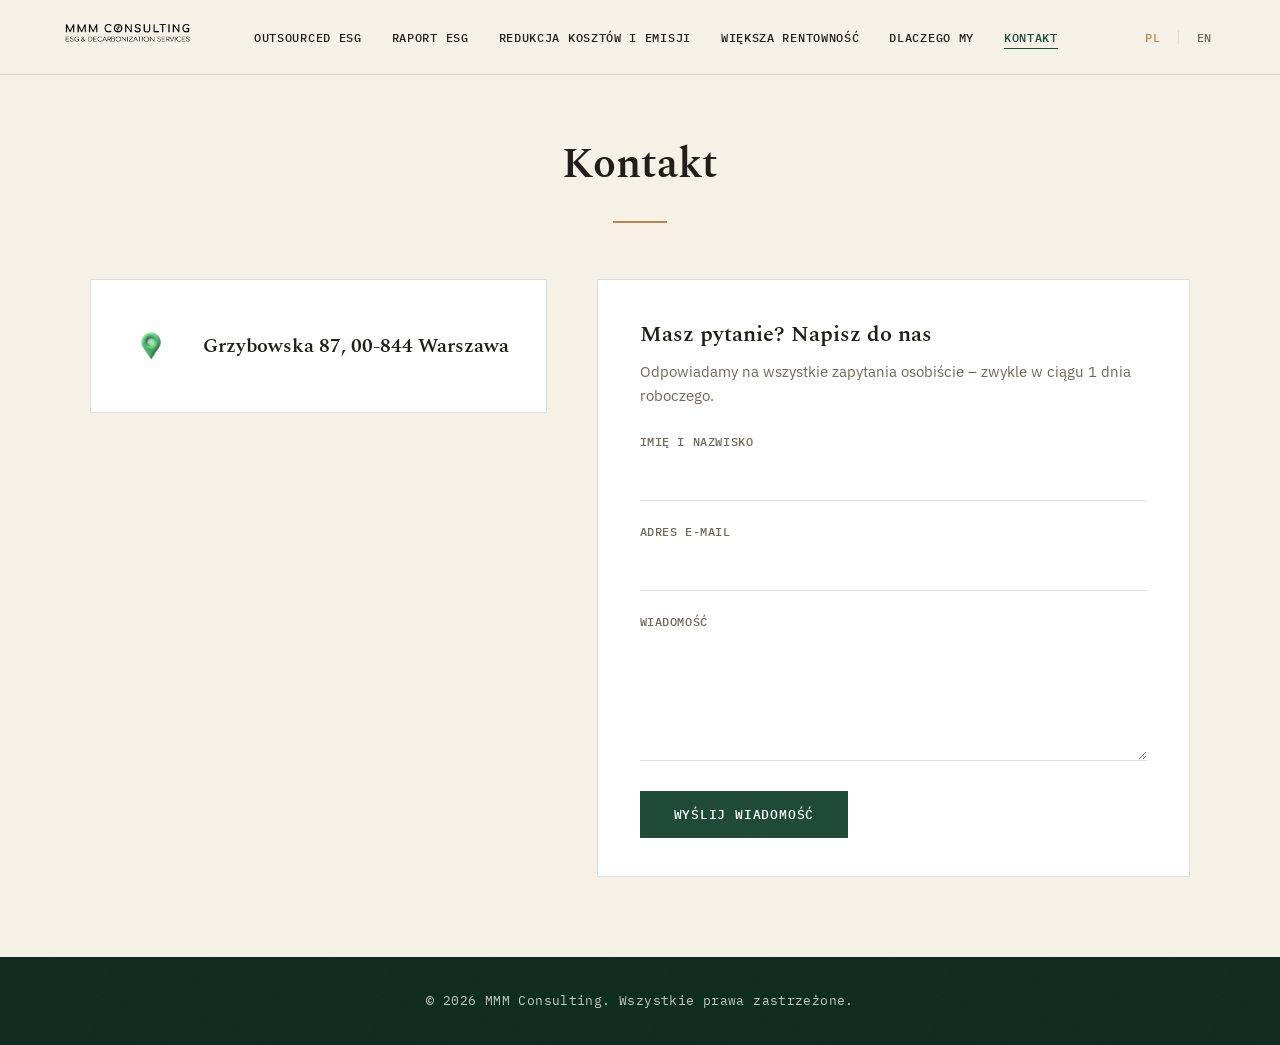
<file: kontakt.html>
<!DOCTYPE html>
<html lang="pl">
<head>
    <meta charset="UTF-8">
    <meta name="viewport" content="width=device-width, initial-scale=1.0">
    <title>Kontakt – MMM Consulting</title>
    <link rel="stylesheet" href="styles.css">
    <link rel="preconnect" href="https://fonts.googleapis.com">
    <link rel="preconnect" href="https://fonts.gstatic.com" crossorigin>
    <link href="https://fonts.googleapis.com/css2?family=Spectral:ital,wght@0,300;0,400;0,500;0,600;0,700;1,400;1,500&family=IBM+Plex+Sans:wght@300;400;500;600;700&family=IBM+Plex+Mono:wght@400;500;600&display=swap" rel="stylesheet">
</head>
<body class="page-kontakt">
    <!-- Navigation -->
    <nav class="navbar" id="navbar">
        <div class="nav-container">
            <a href="index.html" class="logo">
                <img src="imgs/logommm.png" alt="MMM Consulting Logo">
            </a>
            <button class="nav-toggle" aria-label="Toggle navigation">
                <span class="hamburger"></span>
            </button>
            <ul class="nav-menu">
                <li><a href="outsourced-esg.html" class="nav-link" data-i18n="nav.outsourced">Outsourced ESG</a></li>
                <li><a href="raport-esg.html" class="nav-link" data-i18n="nav.raport">Raport ESG</a></li>
                <li><a href="redukcja.html" class="nav-link" data-i18n="nav.redukcja">Redukcja kosztów i emisji</a></li>
                <li><a href="rentownosc.html" class="nav-link" data-i18n="nav.rentownosc">Większa rentowność</a></li>
                <li><a href="dlaczego-my.html" class="nav-link" data-i18n="nav.dlaczegomy">Dlaczego my</a></li>
                <li><a href="kontakt.html" class="nav-link" data-i18n="nav.kontakt">Kontakt</a></li>
            </ul>
            <div class="lang-toggle">
                <button class="lang-btn active" data-lang="pl">PL</button>
                <span class="lang-divider">|</span>
                <button class="lang-btn" data-lang="en">EN</button>
            </div>
        </div>
    </nav>

    <!-- ============ Kontakt i formularz do pytań ============ -->
    <section class="contact">
        <div class="container">
            <h2 class="section-title reveal" data-i18n="contact.title">Kontakt</h2>
            <div class="contact-content">
                <div class="contact-info reveal">
                    <div class="contact-item">
                        <div class="contact-icon"><img src="imgs/icon_location.png" alt="Adres"></div>
                        <div class="contact-details">
                            <p class="address-text" data-i18n="contact.addressValue">Grzybowska 87, 00-844 Warszawa</p>
                        </div>
                    </div>
                </div>

                <div class="contact-form-wrapper reveal">
                    <h3 class="contact-form-title" data-i18n="contact.form.title">Masz pytanie? Napisz do nas</h3>
                    <p class="contact-form-subtitle" data-i18n="contact.form.subtitle">Odpowiadamy na wszystkie zapytania osobiście – zwykle w ciągu 1 dnia roboczego.</p>
                    <form class="contact-form" id="contactForm">
                        <div class="form-group">
                            <label for="cf-name" data-i18n="contact.form.name">Imię i nazwisko</label>
                            <input type="text" id="cf-name" name="name" required>
                        </div>
                        <div class="form-group">
                            <label for="cf-email" data-i18n="contact.form.email">Adres e-mail</label>
                            <input type="email" id="cf-email" name="email" required>
                        </div>
                        <div class="form-group">
                            <label for="cf-message" data-i18n="contact.form.message">Wiadomość</label>
                            <textarea id="cf-message" name="message" rows="5" required></textarea>
                        </div>
                        <button type="submit" class="form-submit" data-i18n="contact.form.submit">Wyślij wiadomość</button>
                    </form>
                </div>
            </div>
        </div>
    </section>

    <!-- Footer -->
    <footer class="footer">
        <div class="container">
            <p data-i18n="footer.copyright">&copy; 2026 MMM Consulting. Wszystkie prawa zastrzeżone.</p>
        </div>
    </footer>

    <script src="script.js"></script>
</body>
</html>
</file>
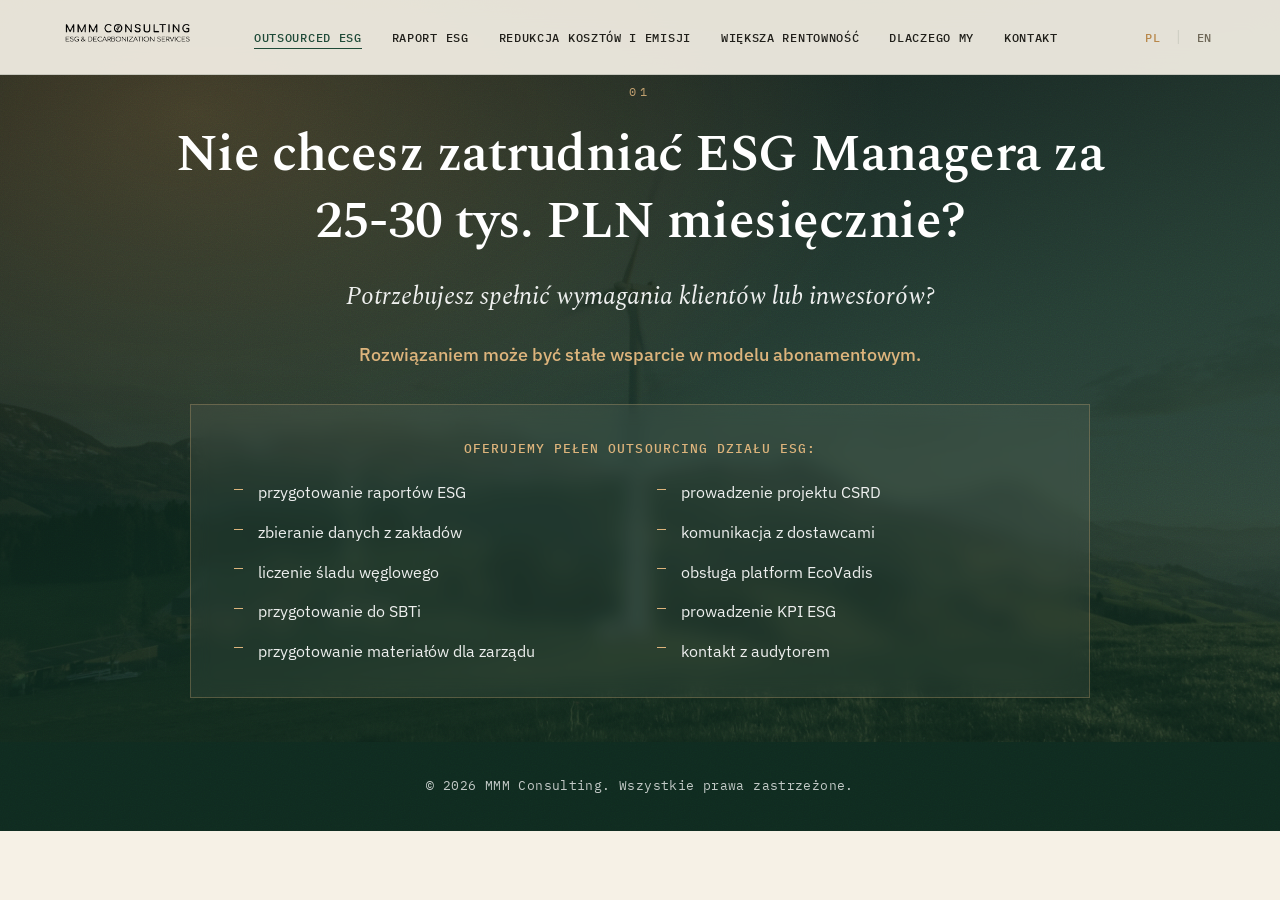
<file: outsourced-esg.html>
<!DOCTYPE html>
<html lang="pl">
<head>
    <meta charset="UTF-8">
    <meta name="viewport" content="width=device-width, initial-scale=1.0">
    <title>Outsourced ESG – MMM Consulting</title>
    <link rel="stylesheet" href="styles.css">
    <link rel="preconnect" href="https://fonts.googleapis.com">
    <link rel="preconnect" href="https://fonts.gstatic.com" crossorigin>
    <link href="https://fonts.googleapis.com/css2?family=Spectral:ital,wght@0,300;0,400;0,500;0,600;0,700;1,400;1,500&family=IBM+Plex+Sans:wght@300;400;500;600;700&family=IBM+Plex+Mono:wght@400;500;600&display=swap" rel="stylesheet">
</head>
<body class="page-outsourced">
    <!-- Navigation -->
    <nav class="navbar" id="navbar">
        <div class="nav-container">
            <a href="index.html" class="logo">
                <img src="imgs/logommm.png" alt="MMM Consulting Logo">
            </a>
            <button class="nav-toggle" aria-label="Toggle navigation">
                <span class="hamburger"></span>
            </button>
            <ul class="nav-menu">
                <li><a href="outsourced-esg.html" class="nav-link" data-i18n="nav.outsourced">Outsourced ESG</a></li>
                <li><a href="raport-esg.html" class="nav-link" data-i18n="nav.raport">Raport ESG</a></li>
                <li><a href="redukcja.html" class="nav-link" data-i18n="nav.redukcja">Redukcja kosztów i emisji</a></li>
                <li><a href="rentownosc.html" class="nav-link" data-i18n="nav.rentownosc">Większa rentowność</a></li>
                <li><a href="dlaczego-my.html" class="nav-link" data-i18n="nav.dlaczegomy">Dlaczego my</a></li>
                <li><a href="kontakt.html" class="nav-link" data-i18n="nav.kontakt">Kontakt</a></li>
            </ul>
            <div class="lang-toggle">
                <button class="lang-btn active" data-lang="pl">PL</button>
                <span class="lang-divider">|</span>
                <button class="lang-btn" data-lang="en">EN</button>
            </div>
        </div>
    </nav>

    <!-- ============ Outsourced ESG (hero) ============ -->
    <section class="hero hero-compact">
        <div class="hero-background">
            <img src="imgs/landscape-1.jpg" alt="Wind turbines in green landscape" class="hero-bg-image">
            <div class="hero-overlay"></div>
        </div>
        <div class="hero-content">
            <h1 class="hero-title" data-i18n="outsourced.q1">Nie chcesz zatrudniać ESG Managera za 25-30 tys. PLN miesięcznie?</h1>
            <div class="hero-tagline" data-i18n="outsourced.q2">Potrzebujesz spełnić wymagania klientów lub inwestorów?</div>
            <p class="hero-subtitle" data-i18n="outsourced.statement">Rozwiązaniem może być stałe wsparcie w modelu abonamentowym.</p>

            <div class="hero-description">
                <p class="hero-description-title" data-i18n="outsourced.listTitle">Oferujemy pełen outsourcing działu ESG:</p>
                <ul class="check-list check-list-light">
                    <li class="check-item" data-i18n="outsourced.item.1">przygotowanie raportów ESG</li>
                    <li class="check-item" data-i18n="outsourced.item.2">prowadzenie projektu CSRD</li>
                    <li class="check-item" data-i18n="outsourced.item.3">zbieranie danych z zakładów</li>
                    <li class="check-item" data-i18n="outsourced.item.4">komunikacja z dostawcami</li>
                    <li class="check-item" data-i18n="outsourced.item.5">liczenie śladu węglowego</li>
                    <li class="check-item" data-i18n="outsourced.item.6">obsługa platform EcoVadis</li>
                    <li class="check-item" data-i18n="outsourced.item.7">przygotowanie do SBTi</li>
                    <li class="check-item" data-i18n="outsourced.item.8">prowadzenie KPI ESG</li>
                    <li class="check-item" data-i18n="outsourced.item.9">przygotowanie materiałów dla zarządu</li>
                    <li class="check-item" data-i18n="outsourced.item.10">kontakt z audytorem</li>
                </ul>
            </div>
        </div>
    </section>

    <!-- Footer -->
    <footer class="footer">
        <div class="container">
            <p data-i18n="footer.copyright">&copy; 2026 MMM Consulting. Wszystkie prawa zastrzeżone.</p>
        </div>
    </footer>

    <script src="script.js"></script>
</body>
</html>
</file>
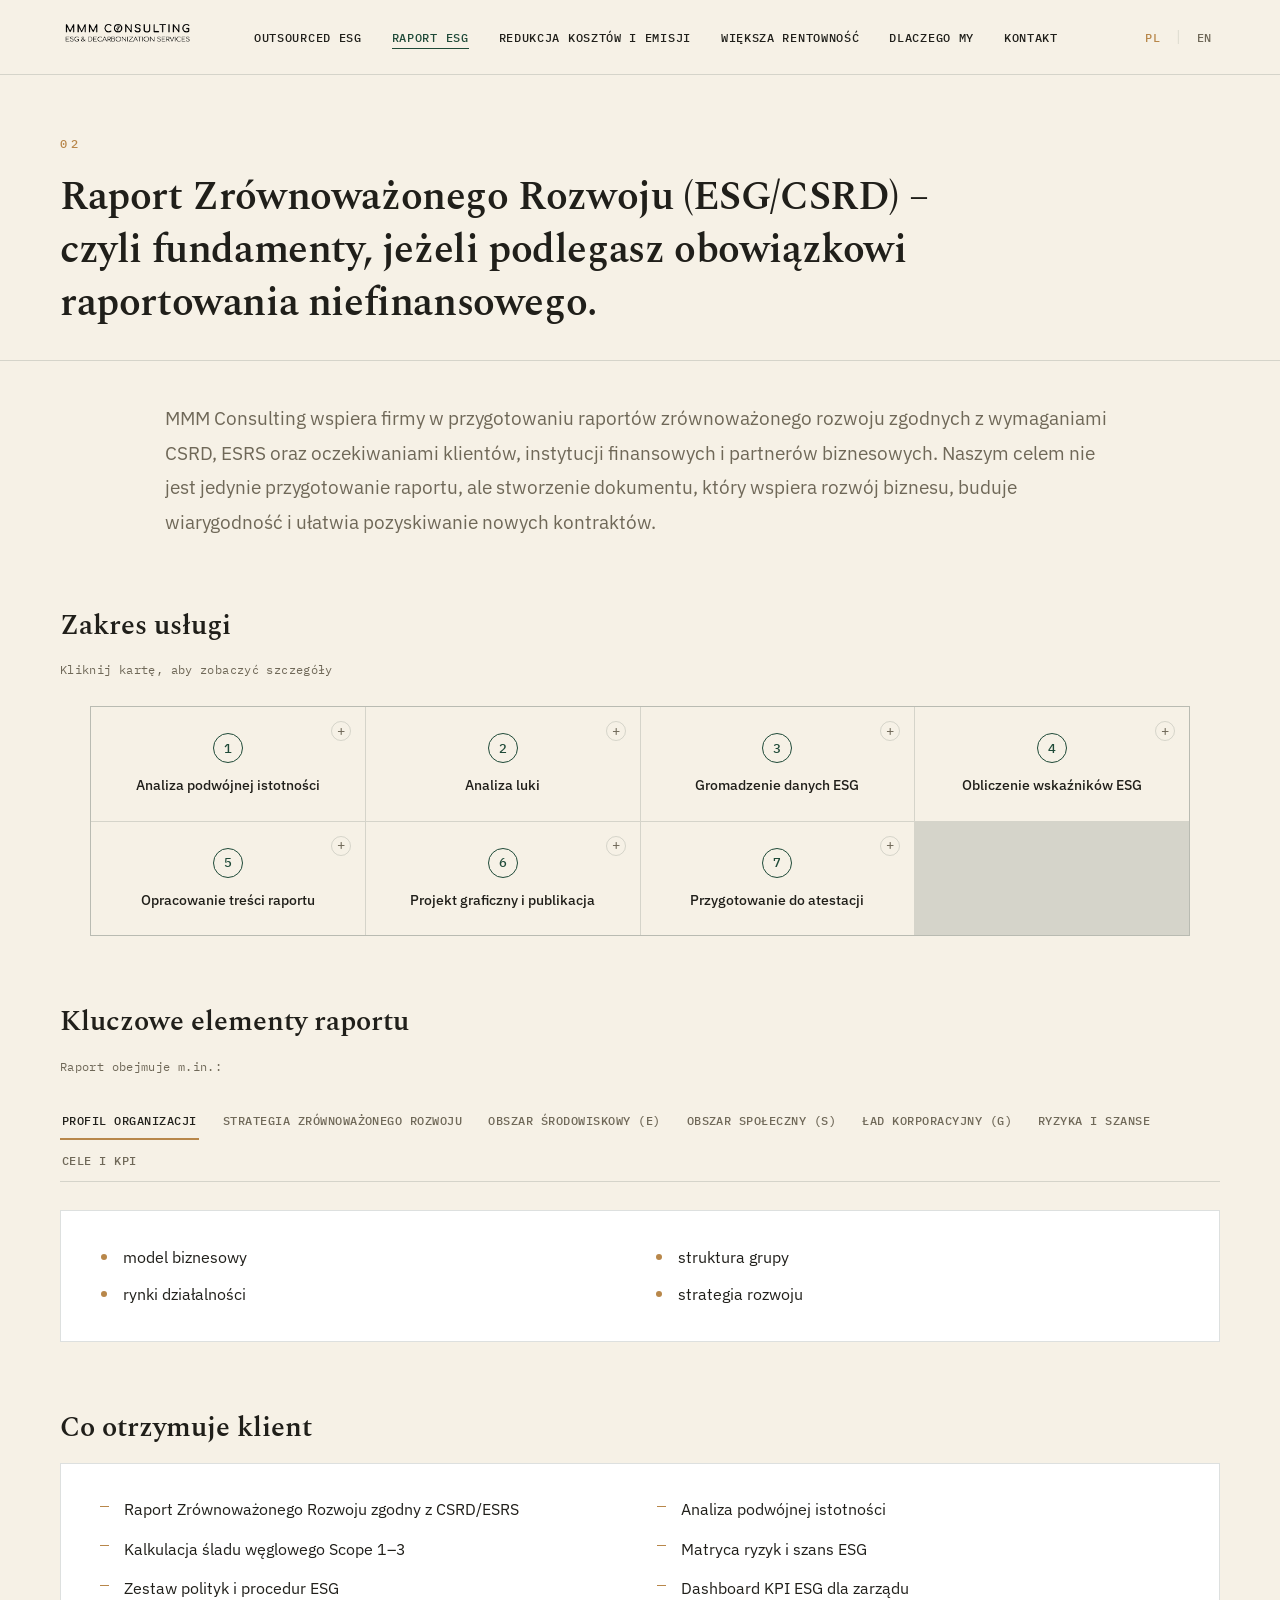
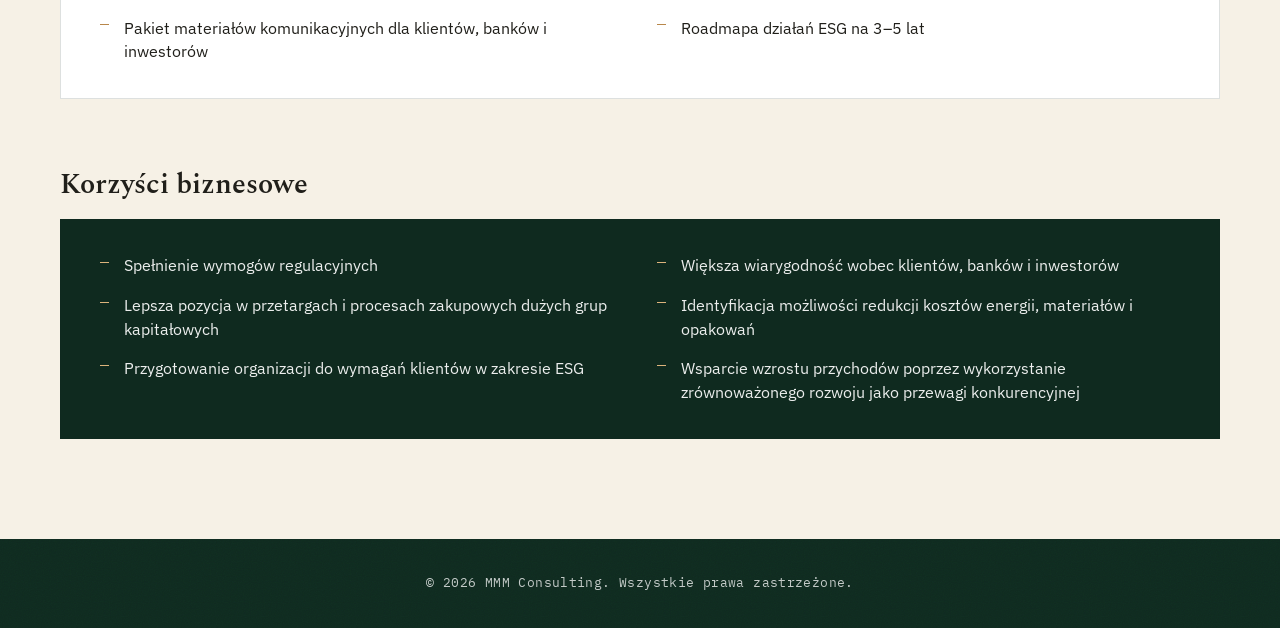
<file: raport-esg.html>
<!DOCTYPE html>
<html lang="pl">
<head>
    <meta charset="UTF-8">
    <meta name="viewport" content="width=device-width, initial-scale=1.0">
    <title>Raport ESG – MMM Consulting</title>
    <link rel="stylesheet" href="styles.css">
    <link rel="preconnect" href="https://fonts.googleapis.com">
    <link rel="preconnect" href="https://fonts.gstatic.com" crossorigin>
    <link href="https://fonts.googleapis.com/css2?family=Spectral:ital,wght@0,300;0,400;0,500;0,600;0,700;1,400;1,500&family=IBM+Plex+Sans:wght@300;400;500;600;700&family=IBM+Plex+Mono:wght@400;500;600&display=swap" rel="stylesheet">
</head>
<body class="page-raport">
    <!-- Navigation -->
    <nav class="navbar" id="navbar">
        <div class="nav-container">
            <a href="index.html" class="logo">
                <img src="imgs/logommm.png" alt="MMM Consulting Logo">
            </a>
            <button class="nav-toggle" aria-label="Toggle navigation">
                <span class="hamburger"></span>
            </button>
            <ul class="nav-menu">
                <li><a href="outsourced-esg.html" class="nav-link" data-i18n="nav.outsourced">Outsourced ESG</a></li>
                <li><a href="raport-esg.html" class="nav-link" data-i18n="nav.raport">Raport ESG</a></li>
                <li><a href="redukcja.html" class="nav-link" data-i18n="nav.redukcja">Redukcja kosztów i emisji</a></li>
                <li><a href="rentownosc.html" class="nav-link" data-i18n="nav.rentownosc">Większa rentowność</a></li>
                <li><a href="dlaczego-my.html" class="nav-link" data-i18n="nav.dlaczegomy">Dlaczego my</a></li>
                <li><a href="kontakt.html" class="nav-link" data-i18n="nav.kontakt">Kontakt</a></li>
            </ul>
            <div class="lang-toggle">
                <button class="lang-btn active" data-lang="pl">PL</button>
                <span class="lang-divider">|</span>
                <button class="lang-btn" data-lang="en">EN</button>
            </div>
        </div>
    </nav>

    <!-- ============ Raport ESG ============ -->
    <section class="section-page">
        <div class="section-header">
            <div class="container">
                <h1 class="section-header-title reveal" data-i18n="raport.title">Raport Zrównoważonego Rozwoju (ESG/CSRD) – czyli fundamenty, jeżeli podlegasz obowiązkowi raportowania niefinansowego.</h1>
            </div>
        </div>

        <div class="container">
            <p class="section-intro reveal" data-i18n="raport.intro">MMM Consulting wspiera firmy w przygotowaniu raportów zrównoważonego rozwoju zgodnych z wymaganiami CSRD, ESRS oraz oczekiwaniami klientów, instytucji finansowych i partnerów biznesowych.</p>

            <!-- Zakres usługi -->
            <h2 class="subsection-title reveal" data-i18n="raport.scope.sectionTitle">Zakres usługi</h2>
            <p class="subsection-hint reveal" data-i18n="raport.scope.hint">Kliknij kartę, aby zobaczyć szczegóły</p>

            <div class="services-grid-compact reveal" id="raportScopeGrid">
                <div class="service-card-compact" data-key="1">
                    <div class="service-number-small">1</div>
                    <h3 class="service-title-compact" data-i18n="raportscope.1.short">Analiza podwójnej istotności</h3>
                    <span class="service-expand-icon">+</span>
                </div>
                <div class="service-card-compact" data-key="2">
                    <div class="service-number-small">2</div>
                    <h3 class="service-title-compact" data-i18n="raportscope.2.short">Analiza luki</h3>
                    <span class="service-expand-icon">+</span>
                </div>
                <div class="service-card-compact" data-key="3">
                    <div class="service-number-small">3</div>
                    <h3 class="service-title-compact" data-i18n="raportscope.3.short">Gromadzenie danych ESG</h3>
                    <span class="service-expand-icon">+</span>
                </div>
                <div class="service-card-compact" data-key="4">
                    <div class="service-number-small">4</div>
                    <h3 class="service-title-compact" data-i18n="raportscope.4.short">Obliczenie wskaźników ESG</h3>
                    <span class="service-expand-icon">+</span>
                </div>
                <div class="service-card-compact" data-key="5">
                    <div class="service-number-small">5</div>
                    <h3 class="service-title-compact" data-i18n="raportscope.5.short">Opracowanie treści raportu</h3>
                    <span class="service-expand-icon">+</span>
                </div>
                <div class="service-card-compact" data-key="6">
                    <div class="service-number-small">6</div>
                    <h3 class="service-title-compact" data-i18n="raportscope.6.short">Projekt graficzny i publikacja</h3>
                    <span class="service-expand-icon">+</span>
                </div>
                <div class="service-card-compact" data-key="7">
                    <div class="service-number-small">7</div>
                    <h3 class="service-title-compact" data-i18n="raportscope.7.short">Przygotowanie do atestacji</h3>
                    <span class="service-expand-icon">+</span>
                </div>
            </div>

            <div class="service-detail-panel" id="raportScopePanel">
                <button class="service-detail-close" aria-label="Zamknij">&times;</button>
                <div class="service-detail-content" id="raportScopeContent"></div>
            </div>

            <!-- Kluczowe elementy raportu -->
            <h2 class="subsection-title reveal" data-i18n="raport.elements.sectionTitle">Kluczowe elementy raportu</h2>
            <p class="subsection-hint reveal" data-i18n="raport.elements.subtitle">Raport obejmuje m.in.:</p>

            <div class="raport-cat-tabs reveal">
                <button class="raport-cat-tab active" data-cat="profil" data-i18n="raportcat.profil.title">Profil organizacji</button>
                <button class="raport-cat-tab" data-cat="strategia" data-i18n="raportcat.strategia.title">Strategia zrównoważonego rozwoju</button>
                <button class="raport-cat-tab" data-cat="envE" data-i18n="raportcat.envE.title">Obszar środowiskowy (E)</button>
                <button class="raport-cat-tab" data-cat="socialS" data-i18n="raportcat.socialS.title">Obszar społeczny (S)</button>
                <button class="raport-cat-tab" data-cat="governanceG" data-i18n="raportcat.governanceG.title">Ład korporacyjny (G)</button>
                <button class="raport-cat-tab" data-cat="risks" data-i18n="raportcat.risks.title">Ryzyka i szanse</button>
                <button class="raport-cat-tab" data-cat="kpi" data-i18n="raportcat.kpi.title">Cele i KPI</button>
            </div>

            <div class="raport-cat-panel reveal" id="raportCatContent"></div>

            <!-- Co otrzymuje klient -->
            <h2 class="subsection-title reveal" data-i18n="raport.client.sectionTitle">Co otrzymuje klient</h2>
            <ul class="check-list check-list-cards reveal">
                <li class="check-item" data-i18n="raport.client.item.1">Raport Zrównoważonego Rozwoju zgodny z CSRD/ESRS</li>
                <li class="check-item" data-i18n="raport.client.item.2">Analiza podwójnej istotności</li>
                <li class="check-item" data-i18n="raport.client.item.3">Kalkulacja śladu węglowego Scope 1–3</li>
                <li class="check-item" data-i18n="raport.client.item.4">Matryca ryzyk i szans ESG</li>
                <li class="check-item" data-i18n="raport.client.item.5">Zestaw polityk i procedur ESG</li>
                <li class="check-item" data-i18n="raport.client.item.6">Dashboard KPI ESG dla zarządu</li>
                <li class="check-item" data-i18n="raport.client.item.7">Pakiet materiałów komunikacyjnych dla klientów, banków i inwestorów</li>
                <li class="check-item" data-i18n="raport.client.item.8">Roadmapa działań ESG na 3–5 lat</li>
            </ul>

            <!-- Korzyści biznesowe -->
            <h2 class="subsection-title reveal" data-i18n="raport.benefits.sectionTitle">Korzyści biznesowe</h2>
            <ul class="check-list check-list-cards check-list-accent reveal">
                <li class="check-item" data-i18n="raport.benefits.item.1">Spełnienie wymogów regulacyjnych</li>
                <li class="check-item" data-i18n="raport.benefits.item.2">Większa wiarygodność wobec klientów, banków i inwestorów</li>
                <li class="check-item" data-i18n="raport.benefits.item.3">Lepsza pozycja w przetargach i procesach zakupowych dużych grup kapitałowych</li>
                <li class="check-item" data-i18n="raport.benefits.item.4">Identyfikacja możliwości redukcji kosztów energii, materiałów i opakowań</li>
                <li class="check-item" data-i18n="raport.benefits.item.5">Przygotowanie organizacji do wymagań klientów w zakresie ESG</li>
                <li class="check-item" data-i18n="raport.benefits.item.6">Wsparcie wzrostu przychodów poprzez wykorzystanie zrównoważonego rozwoju jako przewagi konkurencyjnej</li>
            </ul>
        </div>
    </section>

    <!-- Footer -->
    <footer class="footer">
        <div class="container">
            <p data-i18n="footer.copyright">&copy; 2026 MMM Consulting. Wszystkie prawa zastrzeżone.</p>
        </div>
    </footer>

    <script src="script.js"></script>
</body>
</html>
</file>
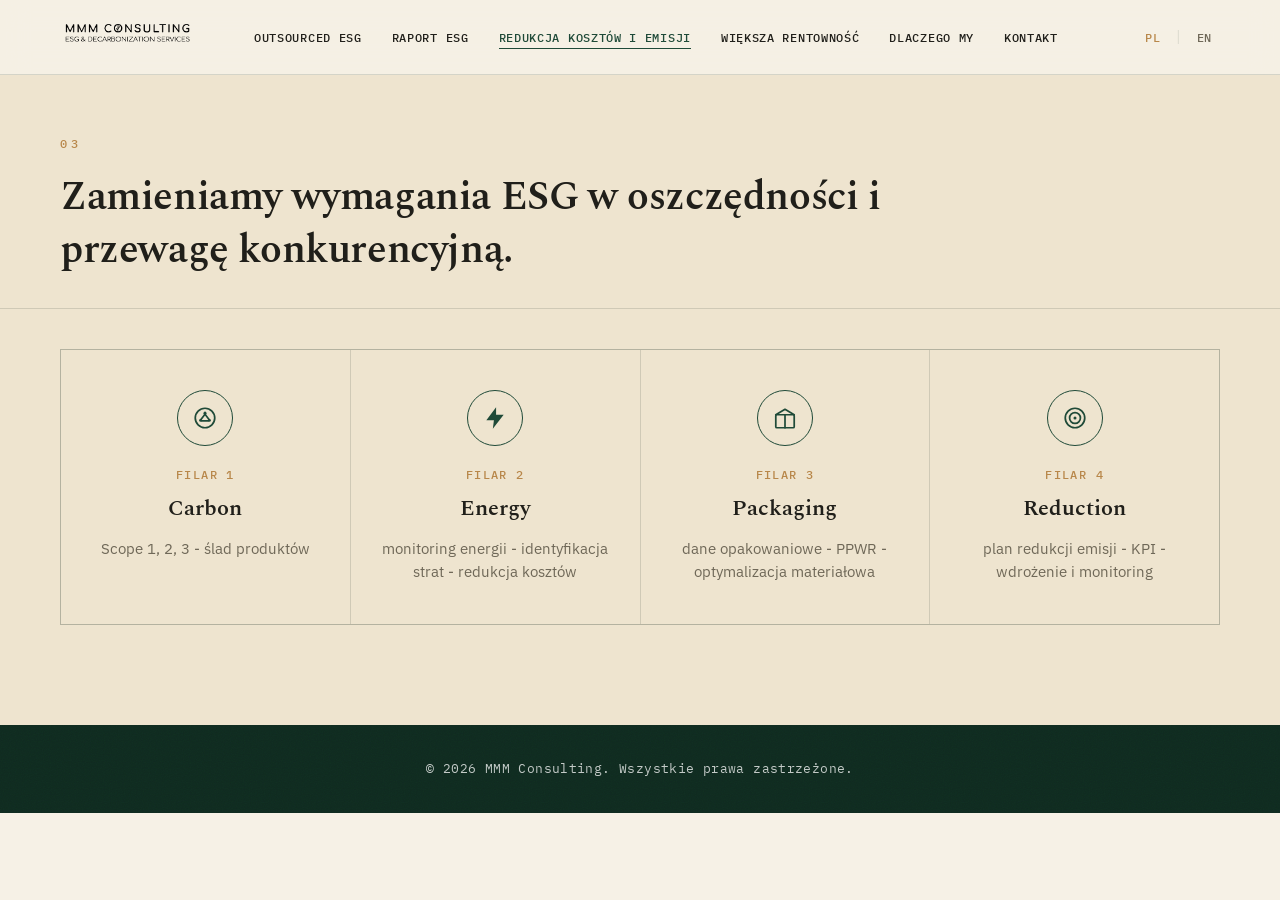
<file: redukcja.html>
<!DOCTYPE html>
<html lang="pl">
<head>
    <meta charset="UTF-8">
    <meta name="viewport" content="width=device-width, initial-scale=1.0">
    <title>Redukcja kosztów i emisji – MMM Consulting</title>
    <link rel="stylesheet" href="styles.css">
    <link rel="preconnect" href="https://fonts.googleapis.com">
    <link rel="preconnect" href="https://fonts.gstatic.com" crossorigin>
    <link href="https://fonts.googleapis.com/css2?family=Spectral:ital,wght@0,300;0,400;0,500;0,600;0,700;1,400;1,500&family=IBM+Plex+Sans:wght@300;400;500;600;700&family=IBM+Plex+Mono:wght@400;500;600&display=swap" rel="stylesheet">
</head>
<body class="page-redukcja">
    <!-- Navigation -->
    <nav class="navbar" id="navbar">
        <div class="nav-container">
            <a href="index.html" class="logo">
                <img src="imgs/logommm.png" alt="MMM Consulting Logo">
            </a>
            <button class="nav-toggle" aria-label="Toggle navigation">
                <span class="hamburger"></span>
            </button>
            <ul class="nav-menu">
                <li><a href="outsourced-esg.html" class="nav-link" data-i18n="nav.outsourced">Outsourced ESG</a></li>
                <li><a href="raport-esg.html" class="nav-link" data-i18n="nav.raport">Raport ESG</a></li>
                <li><a href="redukcja.html" class="nav-link" data-i18n="nav.redukcja">Redukcja kosztów i emisji</a></li>
                <li><a href="rentownosc.html" class="nav-link" data-i18n="nav.rentownosc">Większa rentowność</a></li>
                <li><a href="dlaczego-my.html" class="nav-link" data-i18n="nav.dlaczegomy">Dlaczego my</a></li>
                <li><a href="kontakt.html" class="nav-link" data-i18n="nav.kontakt">Kontakt</a></li>
            </ul>
            <div class="lang-toggle">
                <button class="lang-btn active" data-lang="pl">PL</button>
                <span class="lang-divider">|</span>
                <button class="lang-btn" data-lang="en">EN</button>
            </div>
        </div>
    </nav>

    <!-- ============ Redukcja kosztów i emisji ============ -->
    <section class="section-page section-page-alt">
        <div class="section-header">
            <div class="container">
                <h1 class="section-header-title reveal" data-i18n="reduction.title">Zamieniamy wymagania ESG w oszczędności i przewagę konkurencyjną.</h1>
            </div>
        </div>

        <div class="container">
            <div class="pillars-grid">
                <div class="pillar-card reveal">
                    <div class="pillar-icon">
                        <svg viewBox="0 0 24 24" fill="none" stroke="currentColor" stroke-width="1.6" stroke-linecap="round" stroke-linejoin="round"><circle cx="12" cy="12" r="9"></circle><circle cx="12" cy="7.5" r="1.4" fill="currentColor" stroke="none"></circle><circle cx="8" cy="14" r="1.4" fill="currentColor" stroke="none"></circle><circle cx="16" cy="14" r="1.4" fill="currentColor" stroke="none"></circle><line x1="12" y1="8.6" x2="8.6" y2="12.9"></line><line x1="12" y1="8.6" x2="15.4" y2="12.9"></line><line x1="9.2" y1="14.7" x2="14.8" y2="14.7"></line></svg>
                    </div>
                    <div class="pillar-label" data-i18n="reduction.pillarLabel.1">Filar 1</div>
                    <h3 class="pillar-name" data-i18n="reduction.pillar.1.name">Carbon</h3>
                    <p class="pillar-desc" data-i18n="reduction.pillar.1.desc">Scope 1, 2, 3 - ślad produktów</p>
                </div>
                <div class="pillar-card reveal">
                    <div class="pillar-icon">
                        <svg viewBox="0 0 24 24" fill="currentColor"><polygon points="13 2 4 14 11 14 10 22 20 9 13 9 13 2"></polygon></svg>
                    </div>
                    <div class="pillar-label" data-i18n="reduction.pillarLabel.2">Filar 2</div>
                    <h3 class="pillar-name" data-i18n="reduction.pillar.2.name">Energy</h3>
                    <p class="pillar-desc" data-i18n="reduction.pillar.2.desc">monitoring energii - identyfikacja strat - redukcja kosztów</p>
                </div>
                <div class="pillar-card reveal">
                    <div class="pillar-icon">
                        <svg viewBox="0 0 24 24" fill="none" stroke="currentColor" stroke-width="1.6" stroke-linecap="round" stroke-linejoin="round"><rect x="3.5" y="9" width="17" height="12" rx="1"></rect><polyline points="3.5 9 12 4 20.5 9"></polyline><line x1="12" y1="9" x2="12" y2="21"></line></svg>
                    </div>
                    <div class="pillar-label" data-i18n="reduction.pillarLabel.3">Filar 3</div>
                    <h3 class="pillar-name" data-i18n="reduction.pillar.3.name">Packaging</h3>
                    <p class="pillar-desc" data-i18n="reduction.pillar.3.desc">dane opakowaniowe - PPWR - optymalizacja materiałowa</p>
                </div>
                <div class="pillar-card reveal">
                    <div class="pillar-icon">
                        <svg viewBox="0 0 24 24" fill="none" stroke="currentColor" stroke-width="1.6" stroke-linecap="round" stroke-linejoin="round"><circle cx="12" cy="12" r="9"></circle><circle cx="12" cy="12" r="5"></circle><circle cx="12" cy="12" r="1.4" fill="currentColor" stroke="none"></circle></svg>
                    </div>
                    <div class="pillar-label" data-i18n="reduction.pillarLabel.4">Filar 4</div>
                    <h3 class="pillar-name" data-i18n="reduction.pillar.4.name">Reduction</h3>
                    <p class="pillar-desc" data-i18n="reduction.pillar.4.desc">plan redukcji emisji - KPI - wdrożenie i monitoring</p>
                </div>
            </div>
        </div>
    </section>

    <!-- Footer -->
    <footer class="footer">
        <div class="container">
            <p data-i18n="footer.copyright">&copy; 2026 MMM Consulting. Wszystkie prawa zastrzeżone.</p>
        </div>
    </footer>

    <script src="script.js"></script>
</body>
</html>
</file>
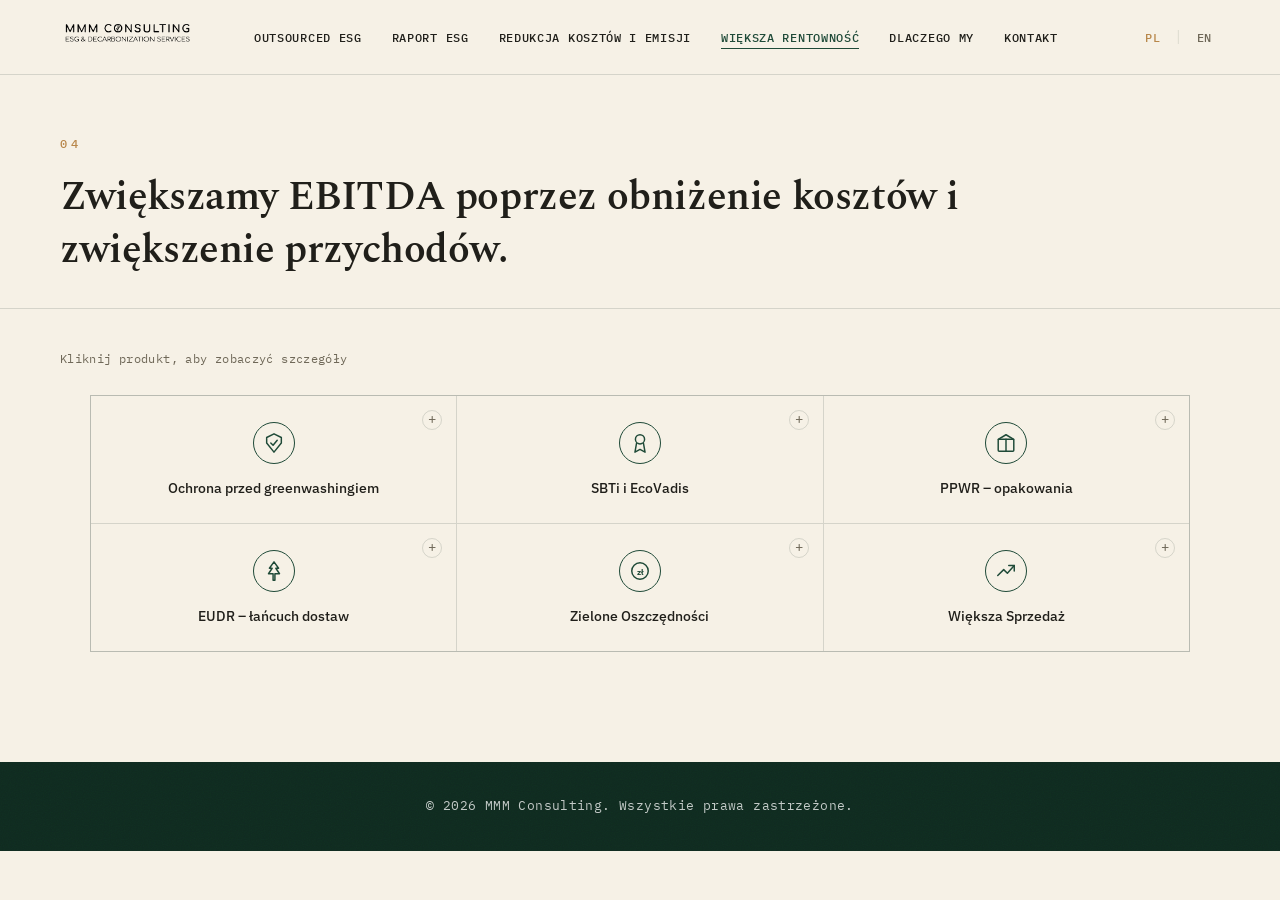
<file: rentownosc.html>
<!DOCTYPE html>
<html lang="pl">
<head>
    <meta charset="UTF-8">
    <meta name="viewport" content="width=device-width, initial-scale=1.0">
    <title>Większa rentowność – MMM Consulting</title>
    <link rel="stylesheet" href="styles.css">
    <link rel="preconnect" href="https://fonts.googleapis.com">
    <link rel="preconnect" href="https://fonts.gstatic.com" crossorigin>
    <link href="https://fonts.googleapis.com/css2?family=Spectral:ital,wght@0,300;0,400;0,500;0,600;0,700;1,400;1,500&family=IBM+Plex+Sans:wght@300;400;500;600;700&family=IBM+Plex+Mono:wght@400;500;600&display=swap" rel="stylesheet">
</head>
<body class="page-rentownosc">
    <!-- Navigation -->
    <nav class="navbar" id="navbar">
        <div class="nav-container">
            <a href="index.html" class="logo">
                <img src="imgs/logommm.png" alt="MMM Consulting Logo">
            </a>
            <button class="nav-toggle" aria-label="Toggle navigation">
                <span class="hamburger"></span>
            </button>
            <ul class="nav-menu">
                <li><a href="outsourced-esg.html" class="nav-link" data-i18n="nav.outsourced">Outsourced ESG</a></li>
                <li><a href="raport-esg.html" class="nav-link" data-i18n="nav.raport">Raport ESG</a></li>
                <li><a href="redukcja.html" class="nav-link" data-i18n="nav.redukcja">Redukcja kosztów i emisji</a></li>
                <li><a href="rentownosc.html" class="nav-link" data-i18n="nav.rentownosc">Większa rentowność</a></li>
                <li><a href="dlaczego-my.html" class="nav-link" data-i18n="nav.dlaczegomy">Dlaczego my</a></li>
                <li><a href="kontakt.html" class="nav-link" data-i18n="nav.kontakt">Kontakt</a></li>
            </ul>
            <div class="lang-toggle">
                <button class="lang-btn active" data-lang="pl">PL</button>
                <span class="lang-divider">|</span>
                <button class="lang-btn" data-lang="en">EN</button>
            </div>
        </div>
    </nav>

    <!-- ============ Większa rentowność ============ -->
    <section class="section-page">
        <div class="section-header">
            <div class="container">
                <h1 class="section-header-title reveal" data-i18n="profit.title">Zwiększamy EBITDA poprzez obniżenie kosztów i zwiększenie przychodów.</h1>
            </div>
        </div>

        <div class="container">
            <p class="subsection-hint reveal" data-i18n="profit.hint">Kliknij produkt, aby zobaczyć szczegóły</p>

            <div class="services-grid-compact profit-grid reveal" id="profitGrid">
                <div class="service-card-compact" data-key="1">
                    <div class="service-icon-badge">
                        <svg viewBox="0 0 24 24" fill="none" stroke="currentColor" stroke-width="1.6" stroke-linecap="round" stroke-linejoin="round"><polygon points="12 2 20 6 20 12 12 22 4 12 4 6"></polygon><polyline points="8.5 12 11 14.5 15.5 9"></polyline></svg>
                    </div>
                    <h3 class="service-title-compact" data-i18n="profitproduct.1.short">Ochrona przed greenwashingiem</h3>
                    <span class="service-expand-icon">+</span>
                </div>
                <div class="service-card-compact" data-key="2">
                    <div class="service-icon-badge">
                        <svg viewBox="0 0 24 24" fill="none" stroke="currentColor" stroke-width="1.6" stroke-linecap="round" stroke-linejoin="round"><circle cx="12" cy="8" r="5"></circle><polyline points="8.2 12.5 6.5 22 12 19 17.5 22 15.8 12.5"></polyline></svg>
                    </div>
                    <h3 class="service-title-compact" data-i18n="profitproduct.2.short">SBTi i EcoVadis</h3>
                    <span class="service-expand-icon">+</span>
                </div>
                <div class="service-card-compact" data-key="3">
                    <div class="service-icon-badge">
                        <svg viewBox="0 0 24 24" fill="none" stroke="currentColor" stroke-width="1.6" stroke-linecap="round" stroke-linejoin="round"><rect x="3.5" y="8" width="17" height="13" rx="1"></rect><polyline points="3.5 8 12 3 20.5 8"></polyline><line x1="12" y1="8" x2="12" y2="21"></line></svg>
                    </div>
                    <h3 class="service-title-compact" data-i18n="profitproduct.3.short">PPWR – opakowania</h3>
                    <span class="service-expand-icon">+</span>
                </div>
                <div class="service-card-compact" data-key="4">
                    <div class="service-icon-badge">
                        <svg viewBox="0 0 24 24" fill="none" stroke="currentColor" stroke-width="1.6" stroke-linecap="round" stroke-linejoin="round"><polygon points="12 2 17 9 14 9 18 15 13 15 13 22 11 22 11 15 6 15 10 9 7 9"></polygon></svg>
                    </div>
                    <h3 class="service-title-compact" data-i18n="profitproduct.4.short">EUDR – łańcuch dostaw</h3>
                    <span class="service-expand-icon">+</span>
                </div>
                <div class="service-card-compact" data-key="5">
                    <div class="service-icon-badge">
                        <svg viewBox="0 0 24 24" fill="none" stroke="currentColor" stroke-width="1.6" stroke-linecap="round" stroke-linejoin="round"><circle cx="12" cy="12" r="9"></circle><text x="12" y="16" text-anchor="middle" font-size="9" font-weight="700" fill="currentColor" stroke="none">zł</text></svg>
                    </div>
                    <h3 class="service-title-compact" data-i18n="profitproduct.5.short">Zielone Oszczędności</h3>
                    <span class="service-expand-icon">+</span>
                </div>
                <div class="service-card-compact" data-key="6">
                    <div class="service-icon-badge">
                        <svg viewBox="0 0 24 24" fill="none" stroke="currentColor" stroke-width="1.6" stroke-linecap="round" stroke-linejoin="round"><polyline points="3 17 9.5 10.5 13.5 14.5 21 6"></polyline><polyline points="15 6 21 6 21 12"></polyline></svg>
                    </div>
                    <h3 class="service-title-compact" data-i18n="profitproduct.6.short">Większa Sprzedaż</h3>
                    <span class="service-expand-icon">+</span>
                </div>
            </div>

            <div class="service-detail-panel" id="profitPanel">
                <button class="service-detail-close" aria-label="Zamknij">&times;</button>
                <div class="service-detail-content" id="profitContent"></div>
            </div>
        </div>
    </section>

    <!-- Footer -->
    <footer class="footer">
        <div class="container">
            <p data-i18n="footer.copyright">&copy; 2026 MMM Consulting. Wszystkie prawa zastrzeżone.</p>
        </div>
    </footer>

    <script src="script.js"></script>
</body>
</html>
</file>
<file: styles.css>
/* CSS Variables */
:root {
    --primary-green: #1f4a38;
    --light-green: #2f6b52;
    --dark-green: #0f2a1f;
    --accent-blue: #b8874a;
    --accent-yellow: #ddb47c;
    --white: #FFFFFF;
    --off-white: #f6f1e6;
    --paper-alt: #eee4cf;
    --paper-line: rgba(18, 37, 28, 0.14);
    --text-dark: #201f1a;
    --text-light: #6f6858;
    --overlay-green: rgba(13, 26, 19, 0.85);

    --font-display: 'Spectral', Georgia, 'Times New Roman', serif;
    --font-body: 'IBM Plex Sans', -apple-system, BlinkMacSystemFont, 'Segoe UI', sans-serif;
    --font-mono: 'IBM Plex Mono', 'SFMono-Regular', Menlo, monospace;
}

/* Reset and Base Styles */
* {
    margin: 0;
    padding: 0;
    box-sizing: border-box;
}

html {
    scroll-behavior: smooth;
}

body {
    font-family: var(--font-body);
    line-height: 1.6;
    color: var(--text-dark);
    background-color: var(--off-white);
    counter-reset: section 0;
}

.container {
    max-width: 1200px;
    margin: 0 auto;
    padding: 0 20px;
}

/* Fine grain texture used to add depth to solid/dark fields */
.hero-background::after,
.footer::before {
    content: '';
    position: absolute;
    inset: 0;
    opacity: 0.5;
    mix-blend-mode: overlay;
    pointer-events: none;
    background-image: url("data:image/svg+xml,%3Csvg xmlns='http://www.w3.org/2000/svg' width='140' height='140'%3E%3Cfilter id='n'%3E%3CfeTurbulence type='fractalNoise' baseFrequency='0.85' numOctaves='2' stitchTiles='stitch'/%3E%3C/filter%3E%3Crect width='100%25' height='100%25' filter='url(%23n)' opacity='0.45'/%3E%3C/svg%3E");
}

/* Scroll reveal animations */
.reveal {
    opacity: 0;
    transform: translateY(30px);
    transition: opacity 0.7s ease, transform 0.7s ease;
}

.reveal.is-visible {
    opacity: 1;
    transform: translateY(0);
}

/* Navigation */
.navbar {
    position: fixed;
    top: 0;
    left: 0;
    right: 0;
    background: rgba(246, 241, 230, 0.92);
    backdrop-filter: blur(14px);
    border-bottom: 1px solid var(--paper-line);
    z-index: 1000;
    transition: all 0.3s ease;
}

.nav-container {
    max-width: 1200px;
    margin: 0 auto;
    padding: 0 20px;
    display: flex;
    justify-content: space-between;
    align-items: center;
    height: 74px;
}

.logo img {
    height: 40px;
    width: auto;
    transition: opacity 0.3s ease;
}

.logo:hover img {
    opacity: 0.72;
}

.nav-menu {
    display: flex;
    list-style: none;
    gap: 6px;
}

.nav-link {
    text-decoration: none;
    color: var(--text-dark);
    font-family: var(--font-mono);
    font-weight: 500;
    font-size: 0.72rem;
    letter-spacing: 0.06em;
    text-transform: uppercase;
    white-space: nowrap;
    padding: 10px 12px;
    position: relative;
    transition: color 0.3s ease;
}

.nav-link::after {
    content: '';
    position: absolute;
    left: 12px;
    right: 12px;
    bottom: 6px;
    height: 1px;
    background: var(--accent-blue);
    transform: scaleX(0);
    transform-origin: left;
    transition: transform 0.3s ease;
}

.nav-link:hover {
    color: var(--primary-green);
}

.nav-link:hover::after {
    transform: scaleX(1);
}

.nav-link.active {
    color: var(--primary-green);
}

.nav-link.active::after {
    background: var(--primary-green);
    transform: scaleX(1);
}

/* Language Toggle */
.lang-toggle {
    display: flex;
    align-items: center;
    gap: 8px;
    margin-left: 20px;
    flex-shrink: 0;
}

.lang-btn {
    background: none;
    border: none;
    font-family: var(--font-mono);
    font-size: 0.76rem;
    font-weight: 500;
    letter-spacing: 0.04em;
    color: var(--text-light);
    cursor: pointer;
    padding: 6px 8px;
    transition: all 0.3s ease;
}

.lang-btn:hover {
    color: var(--primary-green);
}

.lang-btn.active {
    color: var(--accent-blue);
}

.lang-divider {
    color: var(--paper-line);
    font-weight: 300;
}

/* Mobile Navigation Toggle */
.nav-toggle {
    display: none;
    background: none;
    border: none;
    cursor: pointer;
    padding: 10px;
}

.hamburger {
    display: block;
    width: 25px;
    height: 2px;
    background: var(--text-dark);
    position: relative;
    transition: all 0.3s ease;
}

.hamburger::before,
.hamburger::after {
    content: '';
    position: absolute;
    width: 25px;
    height: 2px;
    background: var(--text-dark);
    transition: all 0.3s ease;
}

.hamburger::before {
    top: -8px;
}

.hamburger::after {
    bottom: -8px;
}

/* ==================== Home Page ==================== */
.home-hero {
    position: relative;
    min-height: 82vh;
    display: flex;
    align-items: center;
    justify-content: center;
    padding: 60px 20px;
    overflow: hidden;
    text-align: center;
}

.home-hero-content {
    position: relative;
    z-index: 1;
    max-width: 720px;
    margin: 0 auto;
    color: var(--white);
}

.home-logo,
.home-tagline,
.home-subtitle {
    opacity: 0;
    animation: fadeInUp 0.9s ease-out forwards;
}

.home-logo {
    height: clamp(90px, 11vw, 150px);
    width: auto;
    margin-bottom: 40px;
    filter: brightness(0) invert(1);
    opacity: 0;
    animation-delay: 0.1s;
}

.home-tagline {
    font-family: var(--font-display);
    font-style: italic;
    font-size: clamp(1.3rem, 2.8vw, 1.85rem);
    font-weight: 400;
    line-height: 1.5;
    color: var(--white);
    margin-bottom: 20px;
    animation-delay: 0.35s;
}

.home-subtitle {
    font-size: clamp(1rem, 1.8vw, 1.15rem);
    line-height: 1.7;
    color: var(--accent-yellow);
    font-weight: 500;
    max-width: 600px;
    margin: 0 auto;
    animation-delay: 0.6s;
}

/* Rising light particles */
.home-particles {
    position: absolute;
    inset: 0;
    z-index: 0;
    overflow: hidden;
    pointer-events: none;
}

.particle {
    position: absolute;
    bottom: -8%;
    left: var(--left, 50%);
    width: var(--size, 6px);
    height: var(--size, 6px);
    border-radius: 50%;
    background: radial-gradient(circle, rgba(221, 180, 124, 0.95) 0%, rgba(221, 180, 124, 0) 72%);
    opacity: 0;
    animation: particle-rise var(--duration, 18s) linear infinite;
    animation-delay: var(--delay, 0s);
}

.particle.particle-alt {
    background: radial-gradient(circle, rgba(255, 255, 255, 0.9) 0%, rgba(255, 255, 255, 0) 72%);
}

@keyframes particle-rise {
    0% {
        transform: translate(0, 0) scale(0.85);
        opacity: 0;
    }
    12% {
        opacity: var(--peak-opacity, 0.6);
    }
    88% {
        opacity: var(--peak-opacity, 0.6);
    }
    100% {
        transform: translate(var(--drift, 20px), -118vh) scale(1);
        opacity: 0;
    }
}

@media (prefers-reduced-motion: reduce) {
    .home-logo,
    .home-tagline,
    .home-subtitle {
        animation: none;
        opacity: 1;
    }

    .particle {
        display: none;
    }
}

.home-categories {
    background: var(--off-white);
    padding: 72px 20px 96px;
}

.home-categories-hint {
    text-align: center;
    font-family: var(--font-mono);
    font-size: 0.76rem;
    letter-spacing: 0.14em;
    text-transform: uppercase;
    color: var(--text-light);
    margin-bottom: 38px;
}

.category-grid {
    display: grid;
    grid-template-columns: repeat(3, 1fr);
    gap: 1px;
    background: var(--paper-line);
    border: 1px solid var(--paper-line);
    max-width: 1100px;
    margin: 0 auto;
}

.category-card {
    position: relative;
    background: var(--white);
    padding: 38px 32px;
    text-decoration: none;
    display: flex;
    flex-direction: column;
    min-height: 210px;
    transition: background 0.3s ease;
}

.category-card:hover {
    background: var(--paper-alt);
}

.category-card-number {
    font-family: var(--font-mono);
    font-size: 0.78rem;
    font-weight: 500;
    letter-spacing: 0.22em;
    color: var(--accent-blue);
    margin-bottom: 20px;
}

.category-card-title {
    font-family: var(--font-display);
    font-size: 1.22rem;
    font-weight: 600;
    color: var(--text-dark);
    margin-bottom: 12px;
    line-height: 1.35;
}

.category-card-desc {
    font-size: 0.9rem;
    line-height: 1.65;
    color: var(--text-light);
    flex-grow: 1;
}

.category-card-arrow {
    align-self: flex-end;
    margin-top: 20px;
    width: 32px;
    height: 32px;
    display: flex;
    align-items: center;
    justify-content: center;
    border: 1px solid var(--paper-line);
    border-radius: 50%;
    color: var(--text-dark);
    font-size: 0.95rem;
    transition: all 0.3s ease;
}

.category-card:hover .category-card-arrow {
    background: var(--primary-green);
    border-color: var(--primary-green);
    color: var(--white);
    transform: translateX(4px);
}

/* ==================== Hero Section (Outsourced ESG) ==================== */
.hero {
    position: relative;
    min-height: 100vh;
    display: flex;
    align-items: center;
    justify-content: center;
    padding: 100px 20px 60px;
    overflow: hidden;
    counter-increment: section;
}

.hero.hero-compact {
    min-height: auto;
    padding: 78px 20px 44px;
}

.hero-background {
    position: absolute;
    top: 0;
    left: 0;
    right: 0;
    bottom: 0;
    z-index: -1;
}

.hero-bg-image {
    width: 100%;
    height: 100%;
    object-fit: cover;
    object-position: center;
    filter: grayscale(55%) contrast(1.12) brightness(0.78) saturate(0.9);
}

.hero-overlay {
    position: absolute;
    top: 0;
    left: 0;
    right: 0;
    bottom: 0;
    background:
        radial-gradient(ellipse at 15% 15%, rgba(184, 135, 74, 0.28) 0%, rgba(184, 135, 74, 0) 45%),
        linear-gradient(165deg, rgba(9, 20, 15, 0.93) 10%, rgba(15, 42, 31, 0.88) 55%, rgba(15, 42, 31, 0.78) 100%);
}

.hero-content {
    max-width: 1000px;
    margin: 0 auto;
    text-align: center;
    color: var(--white);
    z-index: 1;
    animation: fadeInUp 1s ease-out;
}

.hero-content::before {
    content: counter(section, decimal-leading-zero);
    display: inline-block;
    font-family: var(--font-mono);
    font-size: 0.78rem;
    letter-spacing: 0.32em;
    color: var(--accent-yellow);
    opacity: 0.85;
    margin-bottom: 20px;
}

.hero-title {
    font-family: var(--font-display);
    font-size: clamp(1.85rem, 4.2vw, 3.25rem);
    font-weight: 600;
    margin-bottom: 22px;
    line-height: 1.28;
    letter-spacing: -0.01em;
}

.hero-tagline {
    font-family: var(--font-display);
    font-style: italic;
    font-size: clamp(1.1rem, 2.2vw, 1.55rem);
    font-weight: 400;
    margin-bottom: 22px;
    color: rgba(255, 255, 255, 0.92);
}

.hero-subtitle {
    font-size: clamp(1rem, 2vw, 1.15rem);
    font-weight: 500;
    max-width: 800px;
    margin: 0 auto 10px;
    line-height: 1.7;
    color: var(--accent-yellow);
}

.hero-description {
    margin-top: 34px;
    max-width: 900px;
    width: 100%;
    margin-left: auto;
    margin-right: auto;
    text-align: left;
    padding: 34px 42px;
    background: rgba(246, 241, 230, 0.06);
    backdrop-filter: blur(10px);
    border: 1px solid rgba(221, 180, 124, 0.28);
}

.hero-description-title {
    font-family: var(--font-mono);
    font-size: 0.8rem;
    letter-spacing: 0.08em;
    text-transform: uppercase;
    font-weight: 500;
    color: var(--accent-yellow);
    margin-bottom: 22px;
    text-align: center;
}

/* ==================== Generic Section Page Layout ==================== */
.hero,
.section-page,
.contact {
    scroll-margin-top: 78px;
}

.section-page {
    background: var(--off-white);
    padding-top: 78px;
    padding-bottom: 80px;
    counter-increment: section;
}

.section-page-alt {
    background: var(--paper-alt);
}

/* Per-page section numbering (each category now lives on its own page) */
body.page-raport { counter-reset: section 1; }
body.page-redukcja { counter-reset: section 2; }
body.page-rentownosc { counter-reset: section 3; }
body.page-dlaczegomy { counter-reset: section 4; }

.section-header {
    padding: 56px 0 30px;
    margin-bottom: 40px;
    border-bottom: 1px solid var(--paper-line);
}

.section-header .container::before {
    content: counter(section, decimal-leading-zero);
    display: block;
    font-family: var(--font-mono);
    font-size: 0.78rem;
    font-weight: 500;
    letter-spacing: 0.32em;
    color: var(--accent-blue);
    margin-bottom: 18px;
}

.section-header-title {
    font-family: var(--font-display);
    color: var(--text-dark);
    font-size: clamp(1.6rem, 3.2vw, 2.5rem);
    font-weight: 600;
    line-height: 1.32;
    max-width: 950px;
    letter-spacing: -0.01em;
}

.section-intro {
    font-size: clamp(1rem, 1.8vw, 1.2rem);
    line-height: 1.8;
    color: var(--text-light);
    max-width: 950px;
    margin: 0 auto 50px;
}

.section-title {
    font-family: var(--font-display);
    font-size: clamp(1.9rem, 4vw, 2.6rem);
    font-weight: 600;
    color: var(--text-dark);
    text-align: center;
    margin-bottom: 56px;
    position: relative;
}

.section-title::after {
    content: '';
    display: block;
    width: 54px;
    height: 2px;
    background: var(--accent-blue);
    margin: 22px auto 0;
}

.subsection-title {
    font-family: var(--font-display);
    font-size: clamp(1.35rem, 2.6vw, 1.75rem);
    font-weight: 600;
    color: var(--text-dark);
    margin: 64px 0 12px;
}

.subsection-hint {
    font-family: var(--font-mono);
    font-size: 0.78rem;
    letter-spacing: 0.03em;
    color: var(--text-light);
    margin-bottom: 26px;
}

/* ==================== Check Lists ==================== */
.check-list {
    list-style: none;
    display: grid;
    grid-template-columns: repeat(2, 1fr);
    gap: 16px 32px;
}

.check-item {
    position: relative;
    padding-left: 24px;
    font-size: 0.98rem;
    line-height: 1.5;
    border-left: 1px solid transparent;
}

.check-item::before {
    content: '';
    position: absolute;
    left: 0;
    top: 0.5em;
    width: 9px;
    height: 1px;
    background: var(--accent-blue);
}

.check-list-light {
    grid-template-columns: repeat(2, 1fr);
}

.check-list-light .check-item {
    color: rgba(255, 255, 255, 0.92);
}

.check-list-light .check-item::before {
    background: var(--accent-yellow);
}

.check-list-cards {
    grid-template-columns: repeat(2, 1fr);
    background: var(--white);
    border: 1px solid var(--paper-line);
    padding: 34px 38px;
    margin-bottom: 20px;
}

.check-list-cards .check-item {
    color: var(--text-dark);
}

.check-list-accent {
    background: var(--dark-green);
}

.check-list-accent .check-item {
    color: rgba(255, 255, 255, 0.92);
}

.check-list-accent .check-item::before {
    background: var(--accent-yellow);
}

/* ==================== Services / Expandable Grid (reused pattern) ==================== */
.services-grid-compact {
    display: grid;
    grid-template-columns: repeat(4, 1fr);
    gap: 1px;
    background: var(--paper-line);
    border: 1px solid var(--paper-line);
    max-width: 1100px;
    margin: 0 auto 30px;
}

.profit-grid {
    grid-template-columns: repeat(3, 1fr);
}

.service-card-compact {
    background: var(--off-white);
    padding: 26px 18px;
    border: none;
    transition: background 0.3s ease;
    cursor: pointer;
    display: flex;
    flex-direction: column;
    align-items: center;
    text-align: center;
    min-height: 108px;
    position: relative;
}

.service-card-compact:hover {
    background: var(--white);
}

.service-card-compact.active {
    background: var(--white);
}

.service-card-compact.active::after {
    content: '';
    position: absolute;
    left: 0;
    right: 0;
    bottom: 0;
    height: 2px;
    background: var(--accent-blue);
}

.service-number-small {
    display: inline-flex;
    align-items: center;
    justify-content: center;
    width: 30px;
    height: 30px;
    border: 1px solid var(--primary-green);
    color: var(--primary-green);
    font-family: var(--font-mono);
    font-weight: 500;
    font-size: 0.82rem;
    border-radius: 50%;
    flex-shrink: 0;
    margin-bottom: 12px;
    transition: all 0.3s ease;
}

.service-card-compact:hover .service-number-small {
    background: var(--primary-green);
    color: var(--white);
}

.service-icon-badge {
    display: inline-flex;
    align-items: center;
    justify-content: center;
    width: 42px;
    height: 42px;
    background: transparent;
    border: 1px solid var(--primary-green);
    color: var(--primary-green);
    border-radius: 50%;
    flex-shrink: 0;
    margin-bottom: 14px;
    transition: background 0.3s ease, color 0.3s ease, transform 0.3s ease;
}

.service-icon-badge svg {
    width: 22px;
    height: 22px;
}

.service-card-compact:hover .service-icon-badge {
    background: var(--primary-green);
    color: var(--white);
    transform: scale(1.06);
}

.service-title-compact {
    font-size: 0.9rem;
    font-weight: 500;
    color: var(--text-dark);
    line-height: 1.35;
    margin: 0;
}

.service-expand-icon {
    display: inline-flex;
    align-items: center;
    justify-content: center;
    width: 20px;
    height: 20px;
    background: transparent;
    border: 1px solid var(--paper-line);
    color: var(--text-light);
    font-size: 0.9rem;
    font-weight: 400;
    border-radius: 50%;
    line-height: 1;
    padding-bottom: 1px;
    transition: transform 0.3s ease, background 0.3s ease, color 0.3s ease, border-color 0.3s ease;
    position: absolute;
    top: 14px;
    right: 14px;
}

.service-card-compact:hover .service-expand-icon {
    border-color: var(--accent-blue);
    color: var(--accent-blue);
}

.service-card-compact.active .service-expand-icon {
    transform: rotate(45deg);
    background: var(--accent-blue);
    border-color: var(--accent-blue);
    color: var(--white);
}

.service-detail-panel {
    display: none;
    max-width: 900px;
    margin: 0 auto 20px;
    background: var(--white);
    padding: 44px;
    border: 1px solid var(--paper-line);
    border-top: 2px solid var(--primary-green);
    position: relative;
    animation: fadeInUp 0.4s ease;
}

.service-detail-panel.active {
    display: block;
}

.service-detail-close {
    position: absolute;
    top: 20px;
    right: 20px;
    width: 32px;
    height: 32px;
    border: 1px solid var(--paper-line);
    background: transparent;
    color: var(--text-dark);
    border-radius: 50%;
    font-size: 1.3rem;
    cursor: pointer;
    display: flex;
    align-items: center;
    justify-content: center;
    transition: all 0.3s ease;
}

.service-detail-close:hover {
    background: var(--primary-green);
    border-color: var(--primary-green);
    color: white;
    transform: rotate(90deg);
}

.service-detail-content h3 {
    font-family: var(--font-display);
    font-size: 1.5rem;
    font-weight: 600;
    color: var(--text-dark);
    margin-bottom: 18px;
    line-height: 1.4;
}

.service-detail-content p {
    font-size: 1rem;
    line-height: 1.7;
    color: var(--text-light);
    margin-bottom: 16px;
}

.service-detail-content ul {
    padding-left: 24px;
    margin-top: 4px;
    margin-bottom: 16px;
}

.service-detail-content li {
    font-size: 0.95rem;
    line-height: 1.7;
    color: var(--text-light);
    margin-bottom: 8px;
}

/* ==================== Raport ESG: category tabs ==================== */
.raport-cat-tabs {
    display: flex;
    flex-wrap: wrap;
    gap: 4px 22px;
    margin-bottom: 28px;
    border-bottom: 1px solid var(--paper-line);
    padding-bottom: 2px;
}

.raport-cat-tab {
    background: none;
    border: none;
    border-bottom: 2px solid transparent;
    color: var(--text-light);
    font-family: var(--font-mono);
    font-size: 0.76rem;
    letter-spacing: 0.04em;
    text-transform: uppercase;
    font-weight: 500;
    padding: 10px 2px;
    margin-bottom: -1px;
    cursor: pointer;
    transition: all 0.3s ease;
}

.raport-cat-tab:hover {
    color: var(--text-dark);
}

.raport-cat-tab.active {
    background: none;
    color: var(--text-dark);
    border-bottom-color: var(--accent-blue);
}

.raport-cat-panel {
    background: var(--white);
    border: 1px solid var(--paper-line);
    padding: 34px 40px;
    margin-bottom: 20px;
    min-height: 80px;
}

.raport-cat-list {
    list-style: none;
    display: grid;
    grid-template-columns: repeat(2, 1fr);
    gap: 12px 32px;
    animation: fadeInUp 0.4s ease;
}

.raport-cat-list li {
    position: relative;
    padding-left: 22px;
    font-size: 0.98rem;
    color: var(--text-dark);
}

.raport-cat-list li::before {
    content: '';
    position: absolute;
    left: 0;
    top: 9px;
    width: 6px;
    height: 6px;
    border-radius: 50%;
    background: var(--accent-blue);
}

/* ==================== Redukcja kosztów i emisji: pillars ==================== */
.pillars-grid {
    display: grid;
    grid-template-columns: repeat(4, 1fr);
    gap: 1px;
    background: var(--paper-line);
    border: 1px solid var(--paper-line);
    margin-bottom: 20px;
}

.pillar-card {
    background: var(--paper-alt);
    padding: 40px 26px;
    text-align: center;
    transition: background 0.35s ease;
}

.pillar-card:hover {
    background: var(--white);
}

.pillar-icon {
    width: 56px;
    height: 56px;
    margin: 0 auto 20px;
    display: flex;
    align-items: center;
    justify-content: center;
    background: transparent;
    border: 1px solid var(--primary-green);
    border-radius: 50%;
    color: var(--primary-green);
    transition: all 0.3s ease;
}

.pillar-card:hover .pillar-icon {
    background: var(--primary-green);
    color: var(--white);
}

.pillar-icon svg {
    width: 26px;
    height: 26px;
}

.pillar-label {
    font-family: var(--font-mono);
    font-size: 0.72rem;
    font-weight: 500;
    letter-spacing: 0.12em;
    text-transform: uppercase;
    color: var(--accent-blue);
    margin-bottom: 8px;
}

.pillar-name {
    font-family: var(--font-display);
    font-size: 1.35rem;
    font-weight: 600;
    color: var(--text-dark);
    margin-bottom: 10px;
}

.pillar-desc {
    font-size: 0.92rem;
    color: var(--text-light);
    line-height: 1.6;
}

/* ==================== Team Section (inside Dlaczego my) ==================== */
.team-grid {
    display: grid;
    grid-template-columns: repeat(2, 1fr);
    gap: 60px;
    max-width: 1100px;
    margin: 0 auto;
}

.team-member {
    display: flex;
    flex-direction: column;
    align-items: center;
    text-align: center;
    height: 100%;
}

.team-photo {
    width: 208px;
    height: 208px;
    border-radius: 50%;
    overflow: hidden;
    margin-bottom: 32px;
    border: 1px solid var(--paper-line);
    outline: 1px solid var(--accent-blue);
    outline-offset: 8px;
    transition: outline-offset 0.3s ease;
}

.team-photo:hover {
    outline-offset: 5px;
}

.team-photo img {
    width: 100%;
    height: 100%;
    object-fit: cover;
    object-position: center top;
}

.team-photo img.zoomed {
    transform: scale(1.2);
}

.team-photo-white-bg {
    background: var(--white);
}

.team-name {
    font-family: var(--font-display);
    font-size: 1.5rem;
    font-weight: 600;
    color: var(--text-dark);
    margin-bottom: 20px;
}

.team-info {
    max-width: 500px;
    display: flex;
    flex-direction: column;
    flex-grow: 1;
}

.team-bio {
    font-size: 0.95rem;
    line-height: 1.7;
    color: var(--text-light);
    margin-bottom: 12px;
    text-align: justify;
}

.team-bio:last-of-type {
    margin-bottom: 20px;
}

.team-contact {
    display: flex;
    flex-direction: column;
    gap: 10px;
    margin-top: auto;
    padding-top: 20px;
    border-top: 1px solid var(--paper-line);
}

.team-contact-item {
    display: flex;
    align-items: center;
    gap: 10px;
    text-decoration: none;
    color: var(--text-dark);
    font-family: var(--font-mono);
    font-size: 0.86rem;
    transition: all 0.3s ease;
    padding: 8px 4px;
}

.team-contact-item:hover {
    color: var(--accent-blue);
}

.team-contact-icon {
    font-size: 1rem;
    opacity: 0.6;
}

/* ==================== Contact Section ==================== */
.contact {
    padding: 132px 20px 80px;
    background: var(--off-white);
}

.contact-content {
    display: grid;
    grid-template-columns: 1fr 1.3fr;
    gap: 50px;
    max-width: 1100px;
    margin: 0 auto;
    align-items: start;
}

.contact-info {
    display: flex;
    justify-content: center;
}

.contact-item {
    display: flex;
    align-items: center;
    gap: 24px;
    padding: 38px 32px;
    background: var(--white);
    border: 1px solid var(--paper-line);
    transition: border-color 0.3s ease;
    width: 100%;
}

.contact-item:hover {
    border-color: var(--accent-blue);
}

.contact-icon {
    width: 56px;
    height: 56px;
    flex-shrink: 0;
    display: flex;
    align-items: center;
    justify-content: center;
    opacity: 0.85;
}

.contact-icon img {
    width: 100%;
    height: 100%;
    object-fit: contain;
}

.contact-details {
    text-align: left;
}

.contact-details .address-text {
    font-family: var(--font-display);
    font-size: 1.25rem;
    font-weight: 600;
    color: var(--text-dark);
    line-height: 1.5;
}

.contact-form-wrapper {
    background: var(--white);
    border: 1px solid var(--paper-line);
    padding: 38px 42px;
}

.contact-form-title {
    font-family: var(--font-display);
    font-size: 1.35rem;
    font-weight: 600;
    color: var(--text-dark);
    margin-bottom: 8px;
}

.contact-form-subtitle {
    font-size: 0.92rem;
    color: var(--text-light);
    margin-bottom: 26px;
}

.form-group {
    margin-bottom: 22px;
}

.form-group label {
    display: block;
    font-family: var(--font-mono);
    font-size: 0.74rem;
    letter-spacing: 0.05em;
    text-transform: uppercase;
    font-weight: 500;
    color: var(--text-light);
    margin-bottom: 8px;
}

.form-group input,
.form-group textarea {
    width: 100%;
    padding: 10px 2px;
    border: none;
    border-bottom: 1px solid var(--paper-line);
    border-radius: 0;
    font-family: var(--font-body);
    font-size: 0.98rem;
    color: var(--text-dark);
    background: transparent;
    transition: border-color 0.3s ease;
    resize: vertical;
}

.form-group input:focus,
.form-group textarea:focus {
    outline: none;
    border-color: var(--primary-green);
}

.form-submit {
    background: var(--primary-green);
    color: var(--white);
    border: none;
    font-family: var(--font-mono);
    font-weight: 500;
    font-size: 0.82rem;
    letter-spacing: 0.06em;
    text-transform: uppercase;
    padding: 15px 34px;
    border-radius: 0;
    cursor: pointer;
    transition: all 0.3s ease;
}

.form-submit:hover {
    background: var(--dark-green);
}

/* Footer */
.footer {
    position: relative;
    background: var(--dark-green);
    color: var(--white);
    padding: 34px 20px;
    text-align: center;
    overflow: hidden;
}

.footer p {
    position: relative;
    font-family: var(--font-mono);
    font-size: 0.8rem;
    letter-spacing: 0.03em;
    opacity: 0.75;
}

/* ==================== Animations ==================== */
@keyframes fadeInUp {
    from {
        opacity: 0;
        transform: translateY(24px);
    }
    to {
        opacity: 1;
        transform: translateY(0);
    }
}

@keyframes blink {
    0%, 50% { opacity: 1; }
    51%, 100% { opacity: 0; }
}

/* ==================== Mobile Styles ==================== */
/* Nav switches to the hamburger drawer well before 6 items can overflow the bar */
@media (max-width: 1100px) {
    .nav-toggle {
        display: block;
        z-index: 1001;
    }

    .nav-menu {
        position: fixed;
        top: 0;
        right: -100%;
        width: 78%;
        max-width: 320px;
        height: 100vh;
        background: var(--off-white);
        flex-direction: column;
        justify-content: center;
        align-items: center;
        gap: 24px;
        transition: right 0.3s ease;
        box-shadow: -10px 0 30px rgba(0, 0, 0, 0.1);
    }

    .nav-menu.active {
        right: 0;
    }

    .nav-menu.active ~ .nav-toggle .hamburger {
        background: transparent;
    }

    .nav-menu.active ~ .nav-toggle .hamburger::before {
        transform: rotate(45deg);
        top: 0;
    }

    .nav-menu.active ~ .nav-toggle .hamburger::after {
        transform: rotate(-45deg);
        bottom: 0;
    }

    .nav-link {
        font-size: 0.85rem;
        padding: 8px 16px;
    }

    .lang-toggle {
        position: absolute;
        top: 50%;
        right: 60px;
        transform: translateY(-50%);
        margin-left: 0;
    }
}

@media (max-width: 992px) {
    .services-grid-compact {
        grid-template-columns: repeat(3, 1fr);
    }

    .profit-grid {
        grid-template-columns: repeat(2, 1fr);
    }

    .pillars-grid {
        grid-template-columns: repeat(2, 1fr);
    }

    .category-grid {
        grid-template-columns: repeat(2, 1fr);
    }

    .team-grid {
        grid-template-columns: 1fr;
        gap: 60px;
    }

    .team-member {
        max-width: 600px;
        margin: 0 auto;
    }

    .contact-content {
        grid-template-columns: 1fr;
    }
}

@media (max-width: 768px) {
    .hero.hero-compact {
        padding: 76px 16px 32px;
    }

    .hero-description {
        padding: 26px 24px;
    }

    .check-list,
    .check-list-light,
    .check-list-cards,
    .raport-cat-list {
        grid-template-columns: 1fr;
    }

    .check-list-cards {
        padding: 26px 24px;
    }

    .section-header {
        padding: 44px 0 24px;
    }

    .services-grid-compact {
        grid-template-columns: repeat(2, 1fr);
    }

    .profit-grid {
        grid-template-columns: repeat(2, 1fr);
    }

    .service-card-compact {
        padding: 18px 12px;
        min-height: 96px;
    }

    .service-title-compact {
        font-size: 0.8rem;
    }

    .service-detail-panel {
        padding: 28px 22px;
        margin: 0 10px 20px;
    }

    .raport-cat-panel {
        padding: 26px 22px;
    }

    .pillars-grid {
        grid-template-columns: 1fr;
    }

    .category-grid {
        grid-template-columns: 1fr;
    }

    .home-hero {
        min-height: auto;
        padding: 90px 16px 50px;
    }

    .contact {
        padding: 118px 16px 60px;
    }

    .contact-item {
        flex-direction: column;
        text-align: center;
        padding: 32px 24px;
    }

    .contact-details {
        text-align: center;
    }

    .contact-form-wrapper {
        padding: 30px 26px;
    }

    .team-contact {
        flex-direction: column;
        gap: 10px;
    }

    .team-contact-item {
        font-size: 0.85rem;
    }
}
</file>
<file: public/styles.css>
/* CSS Variables */
:root {
    --primary-green: #2D7A4F;
    --light-green: #4CAF50;
    --dark-green: #1B5E20;
    --accent-blue: #1976D2;
    --accent-yellow: #FFC107;
    --white: #FFFFFF;
    --off-white: #F5F7F5;
    --text-dark: #1A1A1A;
    --text-light: #666666;
    --overlay-green: rgba(27, 94, 32, 0.75);
}

/* Reset and Base Styles */
* {
    margin: 0;
    padding: 0;
    box-sizing: border-box;
}

html {
    scroll-behavior: smooth;
}

body {
    font-family: 'Inter', -apple-system, BlinkMacSystemFont, 'Segoe UI', Roboto, sans-serif;
    line-height: 1.6;
    color: var(--text-dark);
    background-color: var(--white);
}

.container {
    max-width: 1200px;
    margin: 0 auto;
    padding: 0 20px;
}

/* Navigation */
.navbar {
    position: fixed;
    top: 0;
    left: 0;
    right: 0;
    background: rgba(255, 255, 255, 0.95);
    backdrop-filter: blur(10px);
    box-shadow: 0 2px 20px rgba(0, 0, 0, 0.1);
    z-index: 1000;
    transition: all 0.3s ease;
}

.nav-container {
    max-width: 1200px;
    margin: 0 auto;
    padding: 0 20px;
    display: flex;
    justify-content: space-between;
    align-items: center;
    height: 70px;
}

.logo img {
    height: 45px;
    width: auto;
    transition: transform 0.3s ease;
}

.logo:hover img {
    transform: scale(1.05);
}

.nav-menu {
    display: flex;
    list-style: none;
    gap: 40px;
}

.nav-link {
    text-decoration: none;
    color: var(--text-dark);
    font-weight: 500;
    font-size: 1rem;
    padding: 8px 16px;
    border-radius: 25px;
    transition: all 0.3s ease;
}

.nav-link:hover {
    background: var(--primary-green);
    color: var(--white);
}

/* Language Toggle */
.lang-toggle {
    display: flex;
    align-items: center;
    gap: 8px;
    margin-left: 20px;
}

.lang-btn {
    background: none;
    border: none;
    font-family: 'Inter', sans-serif;
    font-size: 0.9rem;
    font-weight: 500;
    color: var(--text-light);
    cursor: pointer;
    padding: 6px 10px;
    border-radius: 4px;
    transition: all 0.3s ease;
}

.lang-btn:hover {
    color: var(--primary-green);
}

.lang-btn.active {
    color: var(--white);
    background: var(--primary-green);
}

.lang-divider {
    color: var(--text-light);
    font-weight: 300;
}

/* Mobile Navigation Toggle */
.nav-toggle {
    display: none;
    background: none;
    border: none;
    cursor: pointer;
    padding: 10px;
}

.hamburger {
    display: block;
    width: 25px;
    height: 3px;
    background: var(--text-dark);
    position: relative;
    border-radius: 3px;
    transition: all 0.3s ease;
}

.hamburger::before,
.hamburger::after {
    content: '';
    position: absolute;
    width: 25px;
    height: 3px;
    background: var(--text-dark);
    border-radius: 3px;
    transition: all 0.3s ease;
}

.hamburger::before {
    top: -8px;
}

.hamburger::after {
    bottom: -8px;
}

/* Hero Section */
.hero {
    position: relative;
    min-height: 100vh;
    display: flex;
    align-items: center;
    justify-content: center;
    padding: 100px 20px 60px;
    overflow: hidden;
}

.hero-background {
    position: absolute;
    top: 0;
    left: 0;
    right: 0;
    bottom: 0;
    z-index: -1;
}

.hero-bg-image {
    width: 100%;
    height: 100%;
    object-fit: cover;
    object-position: center;
}

.hero-overlay {
    position: absolute;
    top: 0;
    left: 0;
    right: 0;
    bottom: 0;
    background: linear-gradient(
        135deg,
        rgba(27, 94, 32, 0.65) 0%,
        rgba(45, 122, 79, 0.60) 50%,
        rgba(25, 118, 210, 0.55) 100%
    );
}

.hero-content {
    max-width: 1200px;
    margin: 0 auto;
    text-align: center;
    color: var(--white);
    z-index: 1;
}

.hero-title {
    font-size: clamp(2rem, 5vw, 3.5rem);
    font-weight: 700;
    padding-top: 35px;
    margin-bottom: 30px;
    line-height: 1.2;
    text-shadow: 2px 2px 4px rgba(0, 0, 0, 0.2);
}

.hero-tagline {
    font-size: clamp(1.25rem, 2.5vw, 2rem);
    font-weight: 400;
    margin-bottom: 16px;
    color: var(--white);
    text-shadow: 1px 1px 3px rgba(0, 0, 0, 0.2);
}

.hero-subtitle {
    font-size: clamp(1rem, 2vw, 1.25rem);
    font-weight: 300;
    max-width: 800px;
    margin: 0 auto 50px;
    line-height: 1.7;
    opacity: 0.95;
}

/* Hero Description after benefits */
.hero-description {
    margin-top: 50px;
    max-width: 900px;
    margin-left: auto;
    margin-right: auto;
    text-align: center;
    padding: 40px;
    background: rgba(255, 255, 255, 0.1);
    border-radius: 16px;
    backdrop-filter: blur(10px);
    border: 1px solid rgba(255, 255, 255, 0.15);
}

.hero-description p {
    font-size: clamp(0.95rem, 1.8vw, 1.1rem);
    line-height: 1.8;
    color: rgba(255, 255, 255, 0.95);
    margin-bottom: 16px;
}

.hero-description p:last-child {
    margin-bottom: 0;
}

.hero-description .hero-cta {
    font-weight: 600;
    font-size: clamp(1.1rem, 2vw, 1.3rem);
    color: var(--accent-yellow);
    margin-top: 24px;
}

/* Benefits Grid */
.benefits-grid {
    display: grid;
    grid-template-columns: repeat(3, 1fr);
    gap: 24px;
    margin-top: 40px;
    overflow: visible; /* Ensure the parent container allows overflow for raised cards */
    position: relative; /* Ensure child elements can be raised above */
}

.benefit-card {
    background: rgba(255, 255, 255, 0.12);
    backdrop-filter: blur(10px);
    border-radius: 16px;
    padding: 28px 24px;
    text-align: left;
    transition: all 0.3s ease;
    border: 1px solid rgba(255, 255, 255, 0.2);
    position: relative; /* Ensure the raised effect is visible */
    z-index: 1; /* Prevent clipping */
}

.benefit-card:hover {
    background: rgba(255, 255, 255, 0.2);
    transform: translateY(-5px);
    box-shadow: 0 20px 40px rgba(0, 0, 0, 0.2), 0 0 0 3px var(--primary-green); /* Add green highlight */
    z-index: 2; /* Ensure hover state is above other elements */
}

.benefit-number {
    display: inline-flex;
    align-items: center;
    justify-content: center;
    width: 44px;
    height: 44px;
    background: var(--accent-yellow);
    color: var(--text-dark);
    font-weight: 700;
    font-size: 1.25rem;
    border-radius: 50%;
    margin-bottom: 16px;
}

.benefit-content p {
    font-size: 0.95rem;
    line-height: 1.6;
    color: rgba(255, 255, 255, 0.95);
}

/* Services Section */
.services {
    padding: 100px 20px;
    background: var(--white);
}

.services-carousel-wrapper {
    display: flex;
    align-items: center;
    gap: 30px;
    position: relative;
    max-width: 1100px;
    margin: 0 auto;
    overflow: hidden;
}

.services-carousel {
    flex: 1;
    overflow: hidden;
    padding: 10px 0;
    min-width: 0;
}

.services-track {
    display: flex;
    gap: 24px;
    transition: transform 0.5s ease;
    padding-top: 10px;
    padding-bottom: 10px;
    width: 100%;
}

.service-card {
    flex: 0 0 calc(50% - 12px);
    min-width: 0;
    max-width: calc(50% - 12px);
    width: calc(50% - 12px);
    background: var(--off-white);
    border-radius: 16px;
    padding: 40px 36px;
    border: 2px solid transparent;
    transition: all 0.3s ease;
    display: flex;
    flex-direction: column;
    box-sizing: border-box;
}

.service-card:hover {
    border-color: var(--primary-green);
    box-shadow: 0 15px 40px rgba(45, 122, 79, 0.15);
    transform: translateY(-5px);
}

.service-number {
    display: inline-flex;
    align-items: center;
    justify-content: center;
    width: 48px;
    height: 48px;
    background: var(--primary-green);
    color: var(--white);
    font-weight: 700;
    font-size: 1.25rem;
    border-radius: 50%;
    margin-bottom: 20px;
}

.service-title {
    font-size: 1.25rem;
    font-weight: 600;
    color: var(--text-dark);
    margin-bottom: 16px;
    line-height: 1.4;
}

.service-description {
    font-size: 1rem;
    line-height: 1.7;
    color: var(--text-light);
    flex: 1;
}

.service-expanded {
    display: none;
    margin-top: 16px;
    padding-top: 16px;
    border-top: 1px solid rgba(45, 122, 79, 0.2);
}

.service-expanded.active {
    display: block;
}

.service-expanded p {
    font-size: 1rem;
    line-height: 1.7;
    color: var(--text-light);
}

.service-expanded ul {
    margin-top: 14px;
    padding-left: 24px;
    list-style-type: disc;
}

.service-expanded li {
    font-size: 0.95rem;
    line-height: 1.7;
    color: var(--text-light);
    margin-bottom: 10px;
}

.service-expanded li:last-child {
    margin-bottom: 0;
}

.service-expand-btn {
    margin-top: 20px;
    padding: 12px 24px;
    background: transparent;
    border: 2px solid var(--primary-green);
    color: var(--primary-green);
    font-weight: 600;
    font-size: 1rem;
    border-radius: 25px;
    cursor: pointer;
    transition: all 0.3s ease;
    align-self: flex-start;
}

.service-expand-btn:hover {
    background: var(--primary-green);
    color: var(--white);
}

.service-expand-btn.active {
    background: var(--primary-green);
    color: var(--white);
}

/* Carousel Arrows */
.carousel-arrow {
    width: 50px;
    height: 50px;
    border-radius: 50%;
    background: var(--primary-green);
    border: none;
    color: var(--white);
    cursor: pointer;
    display: flex;
    align-items: center;
    justify-content: center;
    transition: all 0.3s ease;
    flex-shrink: 0;
}

.carousel-arrow:hover {
    background: var(--dark-green);
    transform: scale(1.1);
}

.carousel-arrow:disabled {
    background: #ccc;
    cursor: not-allowed;
    transform: none;
}

/* Carousel Dots */
.carousel-dots {
    display: flex;
    justify-content: center;
    gap: 10px;
    margin-top: 30px;
}

.carousel-dot {
    width: 12px;
    height: 12px;
    border-radius: 50%;
    background: #ddd;
    border: none;
    cursor: pointer;
    transition: all 0.3s ease;
}

.carousel-dot.active {
    background: var(--primary-green);
    transform: scale(1.2);
}

.carousel-dot:hover {
    background: var(--light-green);
}

/* About Section */
.about {
    padding: 100px 20px;
    background: var(--off-white);
}

.section-title {
    font-size: clamp(1.75rem, 4vw, 2.5rem);
    font-weight: 700;
    color: var(--primary-green);
    text-align: center;
    margin-bottom: 60px;
    position: relative;
}

.section-title::after {
    content: '';
    display: block;
    width: 80px;
    height: 4px;
    background: linear-gradient(90deg, var(--primary-green), var(--accent-blue));
    margin: 20px auto 0;
    border-radius: 2px;
}

.about-content {
    display: grid;
    grid-template-columns: 1fr 1fr;
    gap: 60px;
    align-items: center;
}

.about-image {
    border-radius: 20px;
    overflow: hidden;
    box-shadow: 0 20px 60px rgba(0, 0, 0, 0.15);
}

.about-image img {
    width: 100%;
    height: auto;
    display: block;
    transition: transform 0.5s ease;
}

.about-image:hover img {
    transform: scale(1.05);
}

.placeholder-image {
    background: linear-gradient(135deg, var(--light-green) 0%, var(--accent-blue) 100%);
    width: auto;
    height: auto;
    display: flex;
    align-items: center;
    justify-content: center;
    font-size: 1.25rem;
    color: var(--white);
}

.about-text {
    padding: 20px 0;
}

.about-text p {
    font-size: 1.1rem;
    line-height: 1.8;
    color: var(--text-light);
    margin-bottom: 20px;
}

.about-text p:last-child {
    margin-bottom: 0;
}

/* Contact Section */
.contact {
    padding: 100px 20px;
    background: var(--white);
}

.contact-content {
    max-width: 800px;
    margin: 0 auto;
}

.contact-info {
    display: grid;
    grid-template-columns: repeat(3, 1fr);
    gap: 30px;
}

.contact-item {
    text-align: center;
    padding: 40px 20px;
    background: var(--off-white);
    border-radius: 16px;
    transition: all 0.3s ease;
    border: 2px solid transparent;
}

.contact-item:hover {
    border-color: var(--primary-green);
    transform: translateY(-5px);
    box-shadow: 0 15px 40px rgba(45, 122, 79, 0.15);
}

.contact-icon {
    font-size: 2.5rem;
    margin-bottom: 16px;
}

.contact-details h3 {
    font-size: 1.1rem;
    font-weight: 600;
    color: var(--primary-green);
    margin-bottom: 8px;
}

.contact-details p {
    font-size: 0.95rem;
    color: var(--text-light);
}

/* Team Section */
.team {
    padding: 100px 20px;
    background: var(--white);
}

.team-grid {
    display: grid;
    grid-template-columns: repeat(2, 1fr);
    gap: 60px;
    max-width: 1100px;
    margin: 0 auto;
}

.team-member {
    display: flex;
    flex-direction: column;
    align-items: center;
    text-align: center;
}

.team-photo {
    width: 220px;
    height: 220px;
    border-radius: 50%;
    overflow: hidden;
    margin-bottom: 30px;
    box-shadow: 0 15px 40px rgba(45, 122, 79, 0.2);
    border: 4px solid var(--primary-green);
    transition: all 0.3s ease;
}

.team-photo:hover {
    transform: scale(1.05);
    box-shadow: 0 20px 50px rgba(45, 122, 79, 0.3);
}

.team-photo img {
    width: 100%;
    height: 100%;
    object-fit: cover;
    object-position: center top;
}

.team-name {
    font-size: 1.5rem;
    font-weight: 700;
    color: var(--primary-green);
    margin-bottom: 20px;
}

.team-info {
    max-width: 500px;
}

.team-bio {
    font-size: 0.95rem;
    line-height: 1.7;
    color: var(--text-light);
    margin-bottom: 12px;
    text-align: left;
}

.team-bio:last-child {
    margin-bottom: 0;
}

/* Footer */
.footer {
    background: var(--dark-green);
    color: var(--white);
    padding: 30px 20px;
    text-align: center;
}

.footer p {
    font-size: 0.9rem;
    opacity: 0.9;
}

/* Mobile Styles */
@media (max-width: 1200px) {
    .service-card {
        flex: 0 0 calc(50% - 12px);
        min-width: calc(50% - 12px);
    }
}

@media (max-width: 992px) {
    .benefits-grid {
        grid-template-columns: repeat(2, 1fr);
    }
    
    .about-content {
        grid-template-columns: 1fr;
        gap: 40px;
    }
    
    .about-image {
        max-width: 500px;
        margin: 0 auto;
    }
    
    .carousel-arrow {
        width: 40px;
        height: 40px;
    }
    
    .team-grid {
        grid-template-columns: 1fr;
        gap: 60px;
    }
    
    .team-member {
        max-width: 600px;
        margin: 0 auto;
    }
}

@media (max-width: 768px) {
    .nav-toggle {
        display: block;
        z-index: 1001;
    }
    
    .nav-menu {
        position: fixed;
        top: 0;
        right: -100%;
        width: 70%;
        max-width: 300px;
        height: 100vh;
        background: var(--white);
        flex-direction: column;
        justify-content: center;
        align-items: center;
        gap: 30px;
        transition: right 0.3s ease;
        box-shadow: -10px 0 30px rgba(0, 0, 0, 0.1);
    }
    
    .nav-menu.active {
        right: 0;
    }
    
    .nav-menu.active ~ .nav-toggle .hamburger {
        background: transparent;
    }
    
    .nav-menu.active ~ .nav-toggle .hamburger::before {
        transform: rotate(45deg);
        top: 0;
    }
    
    .nav-menu.active ~ .nav-toggle .hamburger::after {
        transform: rotate(-45deg);
        bottom: 0;
    }
    
    .lang-toggle {
        position: absolute;
        top: 50%;
        right: 60px;
        transform: translateY(-50%);
        margin-left: 0;
    }
    
    .benefits-grid {
        grid-template-columns: 1fr;
        gap: 16px;
    }
    
    .benefit-card {
        padding: 24px 20px;
    }
    
    .contact-info {
        grid-template-columns: 1fr;
        gap: 20px;
    }
    
    .contact-item {
        padding: 30px 20px;
    }
    
    .hero {
        padding: 90px 16px 50px;
    }
    
    .hero-subtitle {
        margin-bottom: 30px;
    }
    
    .service-card {
        flex: 0 0 100%;
        min-width: 0;
        max-width: 100%;
        width: 100%;
    }
    
    .services-carousel-wrapper {
        gap: 10px;
    }
    
    .carousel-arrow {
        width: 36px;
        height: 36px;
    }
    
    .carousel-arrow svg {
        width: 18px;
        height: 18px;
    }
    
    .services {
        padding: 60px 16px;
    }
}

@media (max-width: 480px) {
    .nav-container {
        height: 60px;
    }
    
    .logo img {
        height: 38px;
    }
    
    .hero-title {
        font-size: 1.75rem;
    }
    
    .hero-subtitle {
        font-size: 0.95rem;
    }
    
    .benefit-number {
        width: 38px;
        height: 38px;
        font-size: 1.1rem;
    }
    
    .section-title {
        font-size: 1.5rem;
        margin-bottom: 40px;
    }
    
    .about, .contact, .team {
        padding: 60px 16px;
    }
    
    .team-photo {
        width: 180px;
        height: 180px;
    }
    
    .team-name {
        font-size: 1.3rem;
    }
}

/* Animations */
@keyframes fadeInUp {
    from {
        opacity: 0;
        transform: translateY(30px);
    }
    to {
        opacity: 1;
        transform: translateY(0);
    }
}

.hero-content {
    animation: fadeInUp 1s ease-out;
}

.benefit-card {
    animation: fadeInUp 0.6s ease-out backwards;
}

.benefit-card:nth-child(1) { animation-delay: 0.1s; }
.benefit-card:nth-child(2) { animation-delay: 0.2s; }
.benefit-card:nth-child(3) { animation-delay: 0.3s; }
.benefit-card:nth-child(4) { animation-delay: 0.4s; }
.benefit-card:nth-child(5) { animation-delay: 0.5s; }
.benefit-card:nth-child(6) { animation-delay: 0.6s; }
</file>
